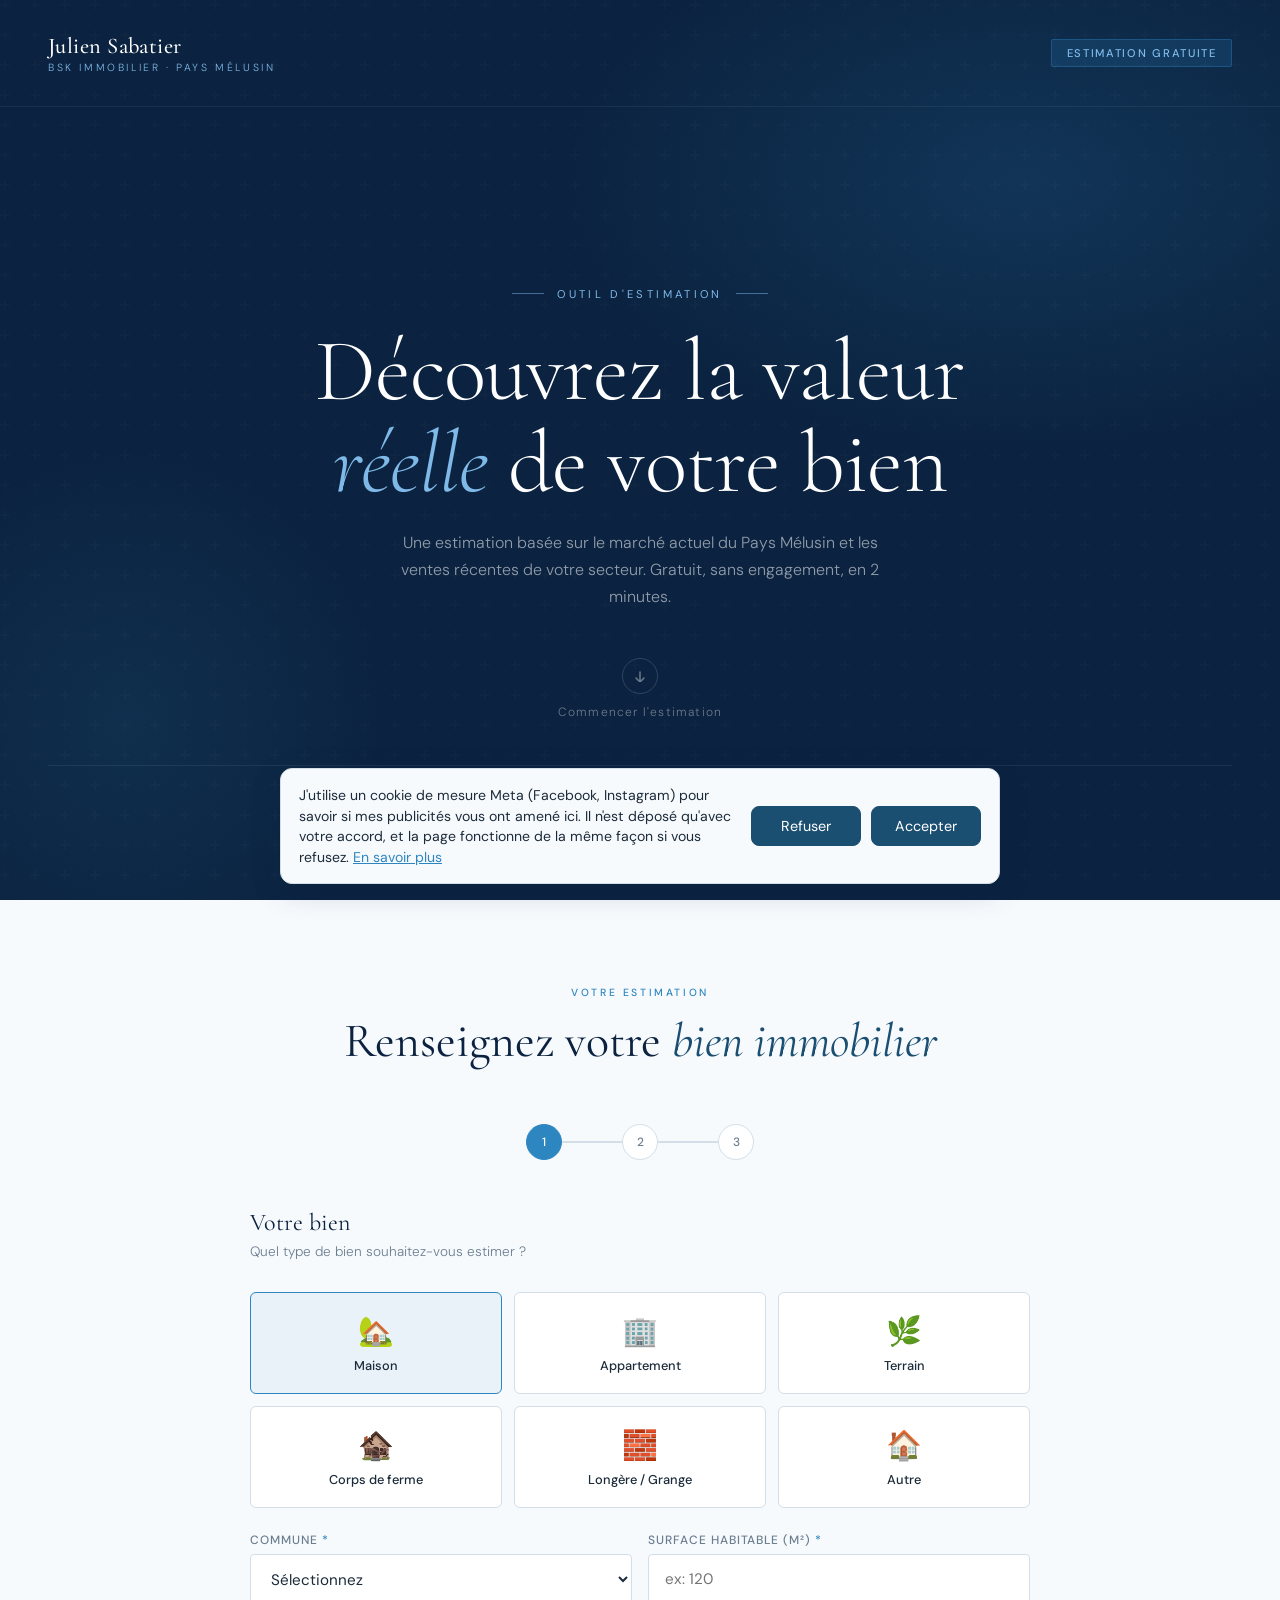
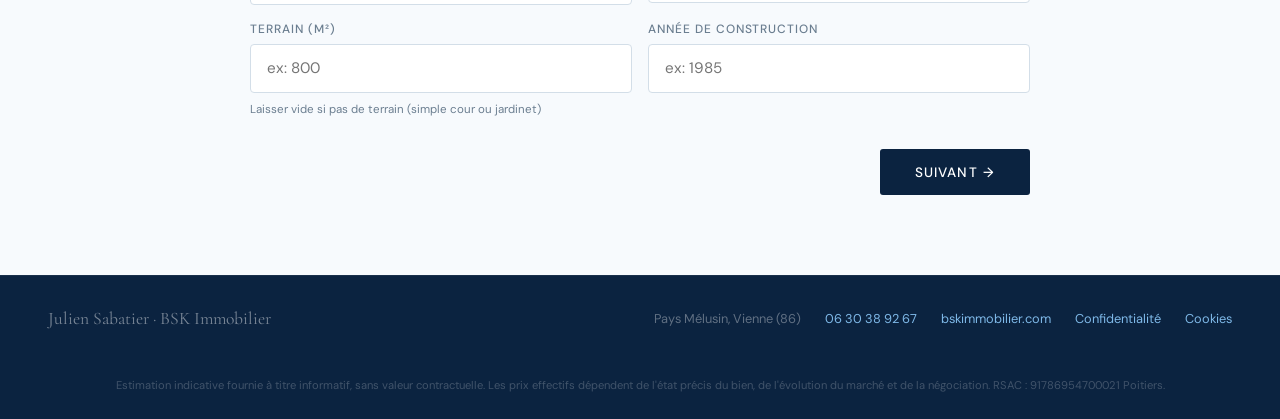
<file: index.html>
<!DOCTYPE html>
<html lang="fr">
<head>
<meta charset="UTF-8">
<meta name="viewport" content="width=device-width, initial-scale=1.0">
<title>Estimation gratuite | Julien Sabatier, BSK Immobilier</title>
<meta name="description" content="Estimation gratuite de votre bien dans le Pays Mélusin (Rouillé, Lusignan, Saint-Sauvant). 14 ans d'expérience locale.">
<link href="https://fonts.googleapis.com/css2?family=Cormorant+Garamond:ital,wght@0,300;0,400;0,500;0,600;1,300;1,400&family=DM+Sans:wght@300;400;500&display=swap" rel="stylesheet">
<link rel="stylesheet" href="style.css">
</head>
<body>

<!-- LOADING OVERLAY -->
<div class="loading-overlay" id="loading">
  <div class="loading-ring"></div>
  <div class="loading-text">Analyse en cours…</div>
  <div class="loading-steps">
    <div class="loading-step" id="ls1">Analyse des données du marché local</div>
    <div class="loading-step" id="ls2">Comparaison avec les ventes récentes</div>
    <div class="loading-step" id="ls3">Calcul de la fourchette de prix</div>
  </div>
</div>

<!-- HERO -->
<section class="hero">
  <div class="hero-texture"></div>
  <nav class="nav">
    <div class="logo">
      <div class="logo-name">Julien Sabatier</div>
      <div class="logo-sub">BSK Immobilier · Pays Mélusin</div>
    </div>
    <div class="nav-badge">Estimation gratuite</div>
  </nav>
  <div class="hero-content">
    <div class="hero-eyebrow">Outil d'estimation</div>
    <h1 class="hero-title">
      Découvrez la valeur<br>
      <em>réelle</em> de votre bien
    </h1>
    <p class="hero-desc">
      Une estimation basée sur le marché actuel du Pays Mélusin et les ventes récentes de votre secteur. Gratuit, sans engagement, en 2 minutes.
    </p>
    <div class="scroll-cta" id="start-cta">
      <div class="scroll-arrow">
        <svg width="12" height="12" viewBox="0 0 12 12" fill="none">
          <path d="M6 2v8M2 8l4 4 4-4" stroke="currentColor" stroke-width="1.5" stroke-linecap="round"/>
        </svg>
      </div>
      Commencer l'estimation
    </div>
  </div>
  <div class="hero-stats">
    <div class="stat">
      <div class="stat-num">14 ans</div>
      <div class="stat-label">d'expérience locale</div>
    </div>
    <div class="stat">
      <div class="stat-num">Pays Mélusin</div>
      <div class="stat-label">secteur couvert</div>
    </div>
    <div class="stat">
      <div class="stat-num">100%</div>
      <div class="stat-label">gratuit et sans engagement</div>
    </div>
  </div>
</section>

<!-- FORM SECTION -->
<section class="form-section" id="form-section">
  <div class="form-container">
    <div class="section-header">
      <span class="section-tag">Votre estimation</span>
      <h2 class="section-title">Renseignez votre <em>bien immobilier</em></h2>
    </div>

    <div class="steps-indicator">
      <div class="step-dot active" id="dot-1"><span>1</span></div>
      <div class="step-line" id="line-1"></div>
      <div class="step-dot" id="dot-2"><span>2</span></div>
      <div class="step-line" id="line-2"></div>
      <div class="step-dot" id="dot-3"><span>3</span></div>
    </div>

    <div class="error-msg" id="error-msg">Veuillez remplir tous les champs obligatoires.</div>

    <!-- ETAPE 1 : type et localisation -->
    <div class="form-step active" id="step-1">
      <div class="step-title">Votre bien</div>
      <p class="step-desc">Quel type de bien souhaitez-vous estimer ?</p>

      <div class="type-grid">
        <div class="type-card selected" data-type="Maison">
          <div class="type-icon">🏡</div>
          <div class="type-label">Maison</div>
        </div>
        <div class="type-card" data-type="Appartement">
          <div class="type-icon">🏢</div>
          <div class="type-label">Appartement</div>
        </div>
        <div class="type-card" data-type="Terrain">
          <div class="type-icon">🌿</div>
          <div class="type-label">Terrain</div>
        </div>
        <div class="type-card" data-type="Corps de ferme">
          <div class="type-icon">🏚️</div>
          <div class="type-label">Corps de ferme</div>
        </div>
        <div class="type-card" data-type="Longère">
          <div class="type-icon">🧱</div>
          <div class="type-label">Longère / Grange</div>
        </div>
        <div class="type-card" data-type="Autre">
          <div class="type-icon">🏠</div>
          <div class="type-label">Autre</div>
        </div>
      </div>

      <div class="form-grid">
        <div class="field">
          <label for="commune">Commune <span class="required">*</span></label>
          <select id="commune">
            <option value="">Sélectionnez</option>
            <option>Rouillé</option>
            <option>Lusignan</option>
            <option>Saint-Sauvant</option>
            <option>Benassay</option>
            <option>Celle-Lévescault</option>
            <option>Chaunay</option>
            <option>Cloué</option>
            <option>Couhé</option>
            <option>Coulombiers</option>
            <option>Curzay-sur-Vonne</option>
            <option>Jazeneuil</option>
            <option>Ménigoute</option>
            <option>Pamproux</option>
            <option>Sanxay</option>
            <option>Savigné</option>
            <option>Autre commune du secteur</option>
          </select>
        </div>
        <div class="field" id="field-surface">
          <label for="surface">Surface habitable (m²) <span class="required">*</span></label>
          <input type="number" id="surface" placeholder="ex: 120" min="10" max="1000">
        </div>
      </div>

      <div class="form-grid">
        <div class="field">
          <label for="terrain"><span id="terrain-label">Terrain (m²)</span> <span class="required" id="terrain-required" hidden>*</span></label>
          <input type="number" id="terrain" placeholder="ex: 800">
          <span class="field-note" id="terrain-note">Laisser vide si pas de terrain (simple cour ou jardinet)</span>
        </div>
        <div class="field" id="field-annee">
          <label for="annee">Année de construction</label>
          <input type="number" id="annee" placeholder="ex: 1985" min="1800" max="2026">
        </div>
      </div>

      <div class="btn-row">
        <button type="button" class="btn-next" data-next="1">Suivant →</button>
      </div>
    </div>

    <!-- ETAPE 2 : caracteristiques -->
    <div class="form-step" id="step-2">
      <div class="step-title">Caractéristiques</div>
      <p class="step-desc" id="step2-desc">Décrivez l'état et les équipements de votre bien.</p>

      <!-- Bloc affiché uniquement pour un terrain -->
      <div id="bloc-terrain" hidden>
        <div class="field" style="margin-bottom:1.2rem;">
          <label>Situation du terrain <span class="required">*</span></label>
        </div>
        <div class="etat-grid">
          <div class="etat-card" data-etat="Terrain constructible et viabilisé">Constructible et viabilisé</div>
          <div class="etat-card" data-etat="Terrain constructible à viabiliser">Constructible, à viabiliser</div>
          <div class="etat-card" data-etat="Terrain non constructible">Non constructible</div>
          <div class="etat-card" data-etat="Terrain, constructibilité à vérifier">Je ne sais pas</div>
        </div>
      </div>

      <!-- Bloc affiché pour tous les biens bâtis -->
      <div id="bloc-habitable">
      <div class="field" style="margin-bottom:1.2rem;">
        <label>État général du bien <span class="required">*</span></label>
      </div>
      <div class="etat-grid">
        <div class="etat-card" data-etat="À rénover entièrement">À rénover</div>
        <div class="etat-card" data-etat="Travaux à prévoir">Travaux à prévoir</div>
        <div class="etat-card" data-etat="Bon état général">Bon état</div>
        <div class="etat-card" data-etat="Très bon état / récent">Très bon état</div>
      </div>

      <div class="form-grid">
        <div class="field">
          <label for="pieces">Nombre de pièces <span class="required">*</span></label>
          <select id="pieces">
            <option value="">Sélectionnez</option>
            <option>1 pièce (studio)</option>
            <option>2 pièces</option>
            <option>3 pièces</option>
            <option>4 pièces</option>
            <option>5 pièces</option>
            <option>6 pièces</option>
            <option>7 pièces et +</option>
          </select>
        </div>
        <div class="field">
          <label for="chambres">Nombre de chambres</label>
          <select id="chambres">
            <option value="">Sélectionnez</option>
            <option>1 chambre</option>
            <option>2 chambres</option>
            <option>3 chambres</option>
            <option>4 chambres</option>
            <option>5 chambres et +</option>
          </select>
        </div>
      </div>

      <div class="form-grid">
        <div class="field">
          <label for="sdb">Salle(s) de bain / d'eau</label>
          <select id="sdb">
            <option value="">Sélectionnez</option>
            <option>1</option>
            <option>2</option>
            <option>3 et +</option>
          </select>
        </div>
        <div class="field">
          <label for="chauffage">Type de chauffage</label>
          <select id="chauffage">
            <option value="">Non précisé</option>
            <option>Électrique</option>
            <option>Gaz de ville</option>
            <option>Fioul</option>
            <option>Bois / Poêle</option>
            <option>Pompe à chaleur</option>
            <option>Géothermie</option>
            <option>Autre</option>
          </select>
        </div>
      </div>

      <div class="form-grid">
        <div class="field">
          <label for="dpe">DPE (diagnostic énergétique)</label>
          <select id="dpe">
            <option value="">Non connu / Non réalisé</option>
            <option>A (très performant)</option>
            <option>B</option>
            <option>C</option>
            <option>D</option>
            <option>E</option>
            <option>F (passoire thermique)</option>
            <option>G (passoire thermique)</option>
          </select>
        </div>
        <div class="field">
          <label for="garage">Garage / parking</label>
          <select id="garage">
            <option value="Non">Non</option>
            <option value="1 garage">1 garage</option>
            <option value="2 garages">2 garages</option>
            <option value="Parking extérieur">Parking extérieur</option>
          </select>
        </div>
      </div>
      </div>
      <!-- fin bloc-habitable -->

      <div class="form-grid">
        <div class="field">
          <label for="exposition">Exposition</label>
          <select id="exposition">
            <option value="">Non précisée</option>
            <option>Sud</option>
            <option>Sud-Est</option>
            <option>Sud-Ouest</option>
            <option>Est</option>
            <option>Ouest</option>
            <option>Nord</option>
          </select>
        </div>
        <div class="field">
          <label for="environnement">Environnement</label>
          <select id="environnement">
            <option value="">Non précisé</option>
            <option>Centre-bourg</option>
            <option>Lotissement calme</option>
            <option>Campagne isolée</option>
            <option>Proche axe passant</option>
            <option>Vue dégagée</option>
          </select>
        </div>
      </div>

      <hr class="divider">

      <div class="form-grid single">
        <div class="field">
          <label for="points_forts">Points forts / particularités de votre bien</label>
          <textarea id="points_forts" placeholder="Ex: piscine, dépendances, cuisine récente, proche gare, calme absolu…"></textarea>
        </div>
      </div>

      <div class="btn-row">
        <button type="button" class="btn-prev" data-prev="2">← Retour</button>
        <button type="button" class="btn-next" data-next="2">Suivant →</button>
      </div>
    </div>

    <!-- ETAPE 3 : contact -->
    <div class="form-step" id="step-3">
      <div class="step-title">Vos coordonnées</div>
      <p class="step-desc">Pour recevoir votre estimation détaillée et être recontacté par Julien.</p>

      <div class="form-grid">
        <div class="field">
          <label for="prenom">Prénom <span class="required">*</span></label>
          <input type="text" id="prenom" placeholder="Votre prénom" autocomplete="given-name">
        </div>
        <div class="field">
          <label for="nom">Nom <span class="required">*</span></label>
          <input type="text" id="nom" placeholder="Votre nom" autocomplete="family-name">
        </div>
      </div>

      <div class="form-grid">
        <div class="field">
          <label for="telephone">Téléphone <span class="required">*</span></label>
          <input type="tel" id="telephone" placeholder="06 XX XX XX XX" autocomplete="tel">
        </div>
        <div class="field">
          <label for="email">Email</label>
          <input type="email" id="email" placeholder="votre@email.fr" autocomplete="email">
        </div>
      </div>

      <div class="form-grid single">
        <div class="field">
          <label for="projet">Votre projet</label>
          <select id="projet">
            <option>Je souhaite vendre prochainement</option>
            <option>Je vends dans 6 à 12 mois</option>
            <option>Simple curiosité / estimation patrimoniale</option>
            <option>Autre</option>
          </select>
        </div>
      </div>

      <!-- Champ piege anti-spam : doit rester vide -->
      <input type="text" id="hp" class="hp-field" tabindex="-1" autocomplete="off" aria-hidden="true">

      <div class="consent-box" id="consent-box">
        <input type="checkbox" id="consent">
        <label for="consent">
          J'accepte que Julien Sabatier (BSK Immobilier) me recontacte au sujet de cette estimation et de mon projet immobilier, par téléphone, SMS ou email, en réponse à ma demande volontaire ci-dessus. <span class="required">*</span>
        </label>
      </div>
      <p class="consent-note">Cette case atteste que vous êtes à l'origine de la demande de contact. Vos données servent uniquement au suivi de votre projet. <a href="politique-confidentialite.html" target="_blank" rel="noopener">Politique de confidentialité</a></p>

      <div class="btn-row">
        <button type="button" class="btn-prev" data-prev="3">← Retour</button>
        <button type="button" class="btn-next gold-btn" id="submit-btn" disabled>Obtenir mon estimation ✦</button>
      </div>
    </div>
  </div>
</section>

<!-- RESULTAT -->
<section class="result-section" id="result-section">
  <div class="result-container">
    <div class="result-header">
      <span class="result-tag">Votre estimation personnalisée</span>
      <h2 class="result-title">Votre bien, <em>analysé</em></h2>
    </div>

    <div class="result-card">
      <div class="price-range-display">
        <div class="price-label">Fourchette de valeur estimée</div>
        <div class="price-range" id="price-display">0 €</div>
        <div class="price-sub" id="price-sub">Basé sur les ventes récentes du Pays Mélusin</div>
      </div>

      <div class="result-factors" id="result-factors"></div>

      <div class="result-analysis">
        <div class="analysis-title">✦ Analyse du marché local</div>
        <div class="analysis-text" id="analysis-text"></div>
      </div>
    </div>

    <div class="cta-block">
      <h3 class="cta-title">Affinez votre estimation</h3>
      <p class="cta-text">Cette estimation est indicative. Votre demande a été transmise à Julien, qui vous recontactera pour un avis de valeur gratuit à domicile, avec un dossier complet de comparaison.</p>
      <div class="cta-btns">
        <a class="cta-primary" href="tel:+33630389267">📞 Appeler Julien</a>
        <a class="cta-secondary" href="https://bskimmobilier.com/julien-sabatier-7852" target="_blank" rel="noopener">Voir mes biens vendus</a>
      </div>
    </div>
  </div>
</section>

<footer>
  <div class="footer-brand">Julien Sabatier · BSK Immobilier</div>
  <div class="footer-contact">
    <span>Pays Mélusin, Vienne (86)</span>
    <a href="tel:+33630389267">06 30 38 92 67</a>
    <a href="https://bskimmobilier.com/julien-sabatier-7852" target="_blank" rel="noopener">bskimmobilier.com</a>
    <a href="politique-confidentialite.html">Confidentialité</a>
    <a href="#" onclick="if (window.bskGererCookies) window.bskGererCookies(); return false;">Cookies</a>
  </div>
</footer>
<div class="disclaimer">Estimation indicative fournie à titre informatif, sans valeur contractuelle. Les prix effectifs dépendent de l'état précis du bien, de l'évolution du marché et de la négociation. RSAC : 91786954700021 Poitiers.</div>

<script src="pixel.js" defer></script>
<script src="script.js" defer></script>
</body>
</html>
</file>
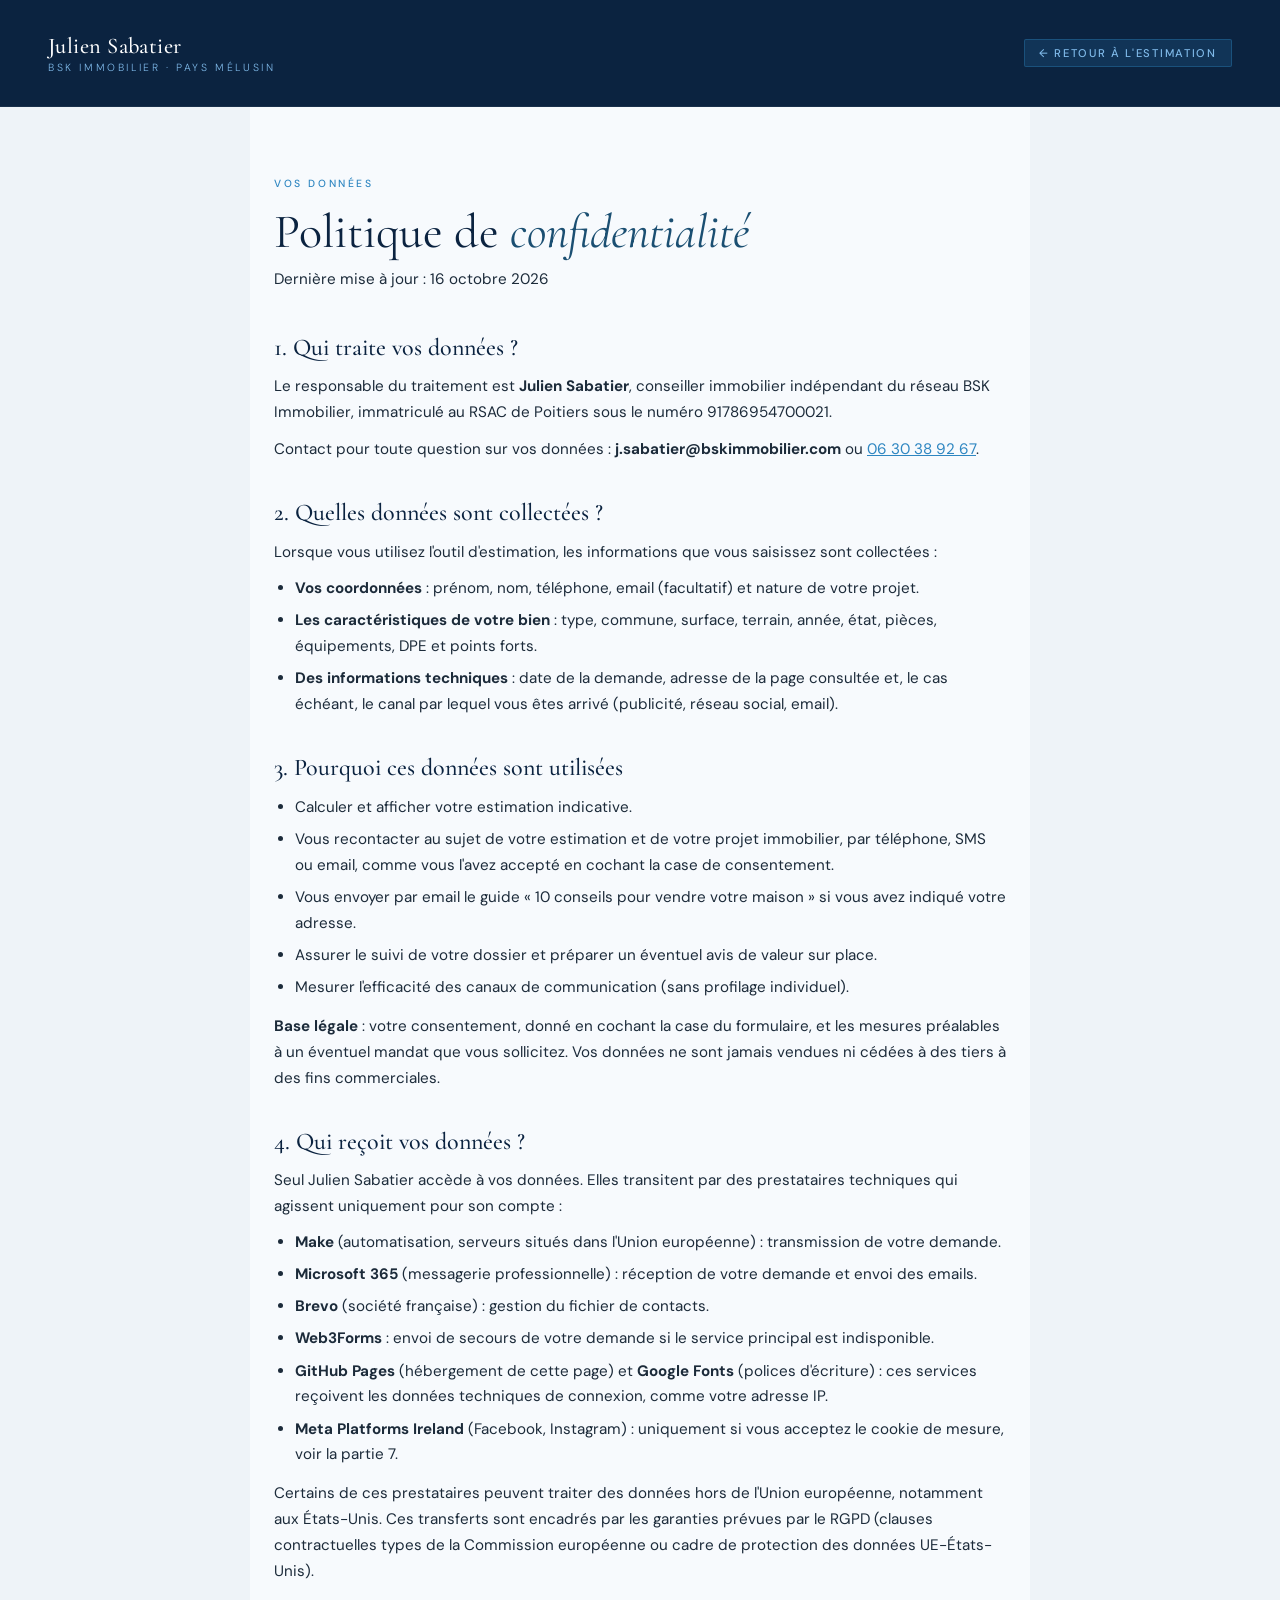
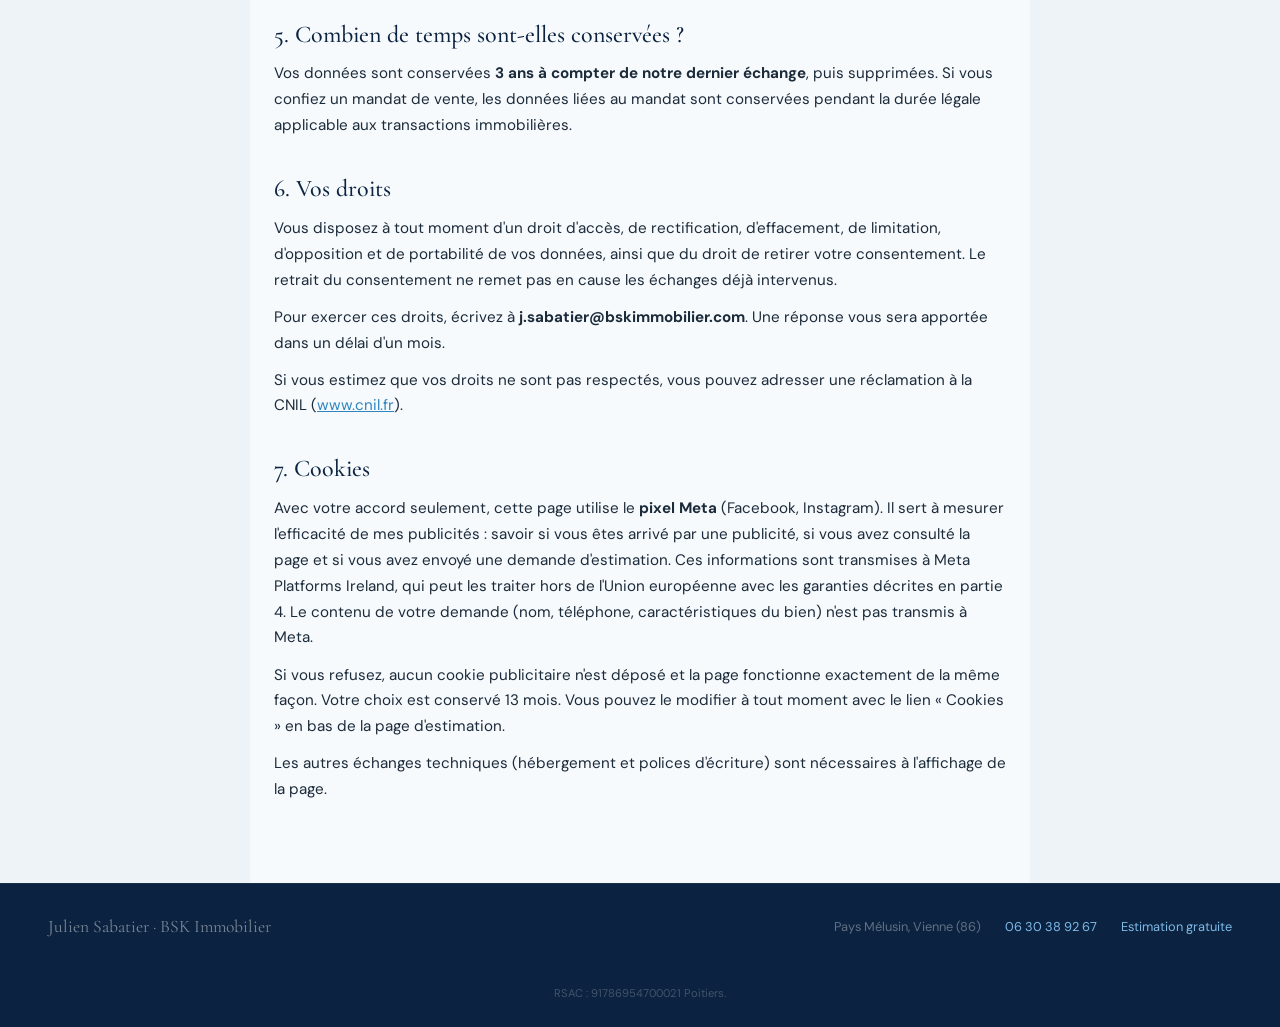
<file: politique-confidentialite.html>
<!DOCTYPE html>
<html lang="fr">
<head>
<meta charset="UTF-8">
<meta name="viewport" content="width=device-width, initial-scale=1.0">
<title>Politique de confidentialité | Julien Sabatier, BSK Immobilier</title>
<meta name="robots" content="noindex">
<link href="https://fonts.googleapis.com/css2?family=Cormorant+Garamond:ital,wght@0,300;0,400;0,500;1,400&family=DM+Sans:wght@300;400;500&display=swap" rel="stylesheet">
<link rel="stylesheet" href="style.css">
</head>
<body>

<header class="legal-hero">
  <nav class="nav">
    <a class="logo" href="index.html">
      <div class="logo-name">Julien Sabatier</div>
      <div class="logo-sub">BSK Immobilier · Pays Mélusin</div>
    </a>
    <a class="nav-badge" href="index.html">← Retour à l'estimation</a>
  </nav>
</header>

<main class="legal-page">
  <span class="section-tag">Vos données</span>
  <h1 class="section-title">Politique de <em>confidentialité</em></h1>
  <p class="legal-date">Dernière mise à jour : 16 octobre 2026</p>

  <h2>1. Qui traite vos données ?</h2>
  <p>Le responsable du traitement est <b>Julien Sabatier</b>, conseiller immobilier indépendant du réseau BSK Immobilier, immatriculé au RSAC de Poitiers sous le numéro 91786954700021.</p>
  <p>Contact pour toute question sur vos données : <b>j.sabatier@bskimmobilier.com</b> ou <a href="tel:+33630389267">06 30 38 92 67</a>.</p>

  <h2>2. Quelles données sont collectées ?</h2>
  <p>Lorsque vous utilisez l'outil d'estimation, les informations que vous saisissez sont collectées :</p>
  <ul>
    <li><b>Vos coordonnées</b> : prénom, nom, téléphone, email (facultatif) et nature de votre projet.</li>
    <li><b>Les caractéristiques de votre bien</b> : type, commune, surface, terrain, année, état, pièces, équipements, DPE et points forts.</li>
    <li><b>Des informations techniques</b> : date de la demande, adresse de la page consultée et, le cas échéant, le canal par lequel vous êtes arrivé (publicité, réseau social, email).</li>
  </ul>

  <h2>3. Pourquoi ces données sont utilisées</h2>
  <ul>
    <li>Calculer et afficher votre estimation indicative.</li>
    <li>Vous recontacter au sujet de votre estimation et de votre projet immobilier, par téléphone, SMS ou email, comme vous l'avez accepté en cochant la case de consentement.</li>
    <li>Vous envoyer par email le guide « 10 conseils pour vendre votre maison » si vous avez indiqué votre adresse.</li>
    <li>Assurer le suivi de votre dossier et préparer un éventuel avis de valeur sur place.</li>
    <li>Mesurer l'efficacité des canaux de communication (sans profilage individuel).</li>
  </ul>
  <p><b>Base légale</b> : votre consentement, donné en cochant la case du formulaire, et les mesures préalables à un éventuel mandat que vous sollicitez. Vos données ne sont jamais vendues ni cédées à des tiers à des fins commerciales.</p>

  <h2>4. Qui reçoit vos données ?</h2>
  <p>Seul Julien Sabatier accède à vos données. Elles transitent par des prestataires techniques qui agissent uniquement pour son compte :</p>
  <ul>
    <li><b>Make</b> (automatisation, serveurs situés dans l'Union européenne) : transmission de votre demande.</li>
    <li><b>Microsoft 365</b> (messagerie professionnelle) : réception de votre demande et envoi des emails.</li>
    <li><b>Brevo</b> (société française) : gestion du fichier de contacts.</li>
    <li><b>Web3Forms</b> : envoi de secours de votre demande si le service principal est indisponible.</li>
    <li><b>GitHub Pages</b> (hébergement de cette page) et <b>Google Fonts</b> (polices d'écriture) : ces services reçoivent les données techniques de connexion, comme votre adresse IP.</li>
    <li><b>Meta Platforms Ireland</b> (Facebook, Instagram) : uniquement si vous acceptez le cookie de mesure, voir la partie 7.</li>
  </ul>
  <p>Certains de ces prestataires peuvent traiter des données hors de l'Union européenne, notamment aux États-Unis. Ces transferts sont encadrés par les garanties prévues par le RGPD (clauses contractuelles types de la Commission européenne ou cadre de protection des données UE-États-Unis).</p>

  <h2>5. Combien de temps sont-elles conservées ?</h2>
  <p>Vos données sont conservées <b>3 ans à compter de notre dernier échange</b>, puis supprimées. Si vous confiez un mandat de vente, les données liées au mandat sont conservées pendant la durée légale applicable aux transactions immobilières.</p>

  <h2>6. Vos droits</h2>
  <p>Vous disposez à tout moment d'un droit d'accès, de rectification, d'effacement, de limitation, d'opposition et de portabilité de vos données, ainsi que du droit de retirer votre consentement. Le retrait du consentement ne remet pas en cause les échanges déjà intervenus.</p>
  <p>Pour exercer ces droits, écrivez à <b>j.sabatier@bskimmobilier.com</b>. Une réponse vous sera apportée dans un délai d'un mois.</p>
  <p>Si vous estimez que vos droits ne sont pas respectés, vous pouvez adresser une réclamation à la CNIL (<a href="https://www.cnil.fr" target="_blank" rel="noopener">www.cnil.fr</a>).</p>

  <h2>7. Cookies</h2>
  <p>Avec votre accord seulement, cette page utilise le <b>pixel Meta</b> (Facebook, Instagram). Il sert à mesurer l'efficacité de mes publicités : savoir si vous êtes arrivé par une publicité, si vous avez consulté la page et si vous avez envoyé une demande d'estimation. Ces informations sont transmises à Meta Platforms Ireland, qui peut les traiter hors de l'Union européenne avec les garanties décrites en partie 4. Le contenu de votre demande (nom, téléphone, caractéristiques du bien) n'est pas transmis à Meta.</p>
  <p>Si vous refusez, aucun cookie publicitaire n'est déposé et la page fonctionne exactement de la même façon. Votre choix est conservé 13 mois. Vous pouvez le modifier à tout moment avec le lien « Cookies » en bas de la page d'estimation.</p>
  <p>Les autres échanges techniques (hébergement et polices d'écriture) sont nécessaires à l'affichage de la page.</p>
</main>

<footer>
  <div class="footer-brand">Julien Sabatier · BSK Immobilier</div>
  <div class="footer-contact">
    <span>Pays Mélusin, Vienne (86)</span>
    <a href="tel:+33630389267">06 30 38 92 67</a>
    <a href="index.html">Estimation gratuite</a>
  </div>
</footer>
<div class="disclaimer">RSAC : 91786954700021 Poitiers.</div>

</body>
</html>
</file>
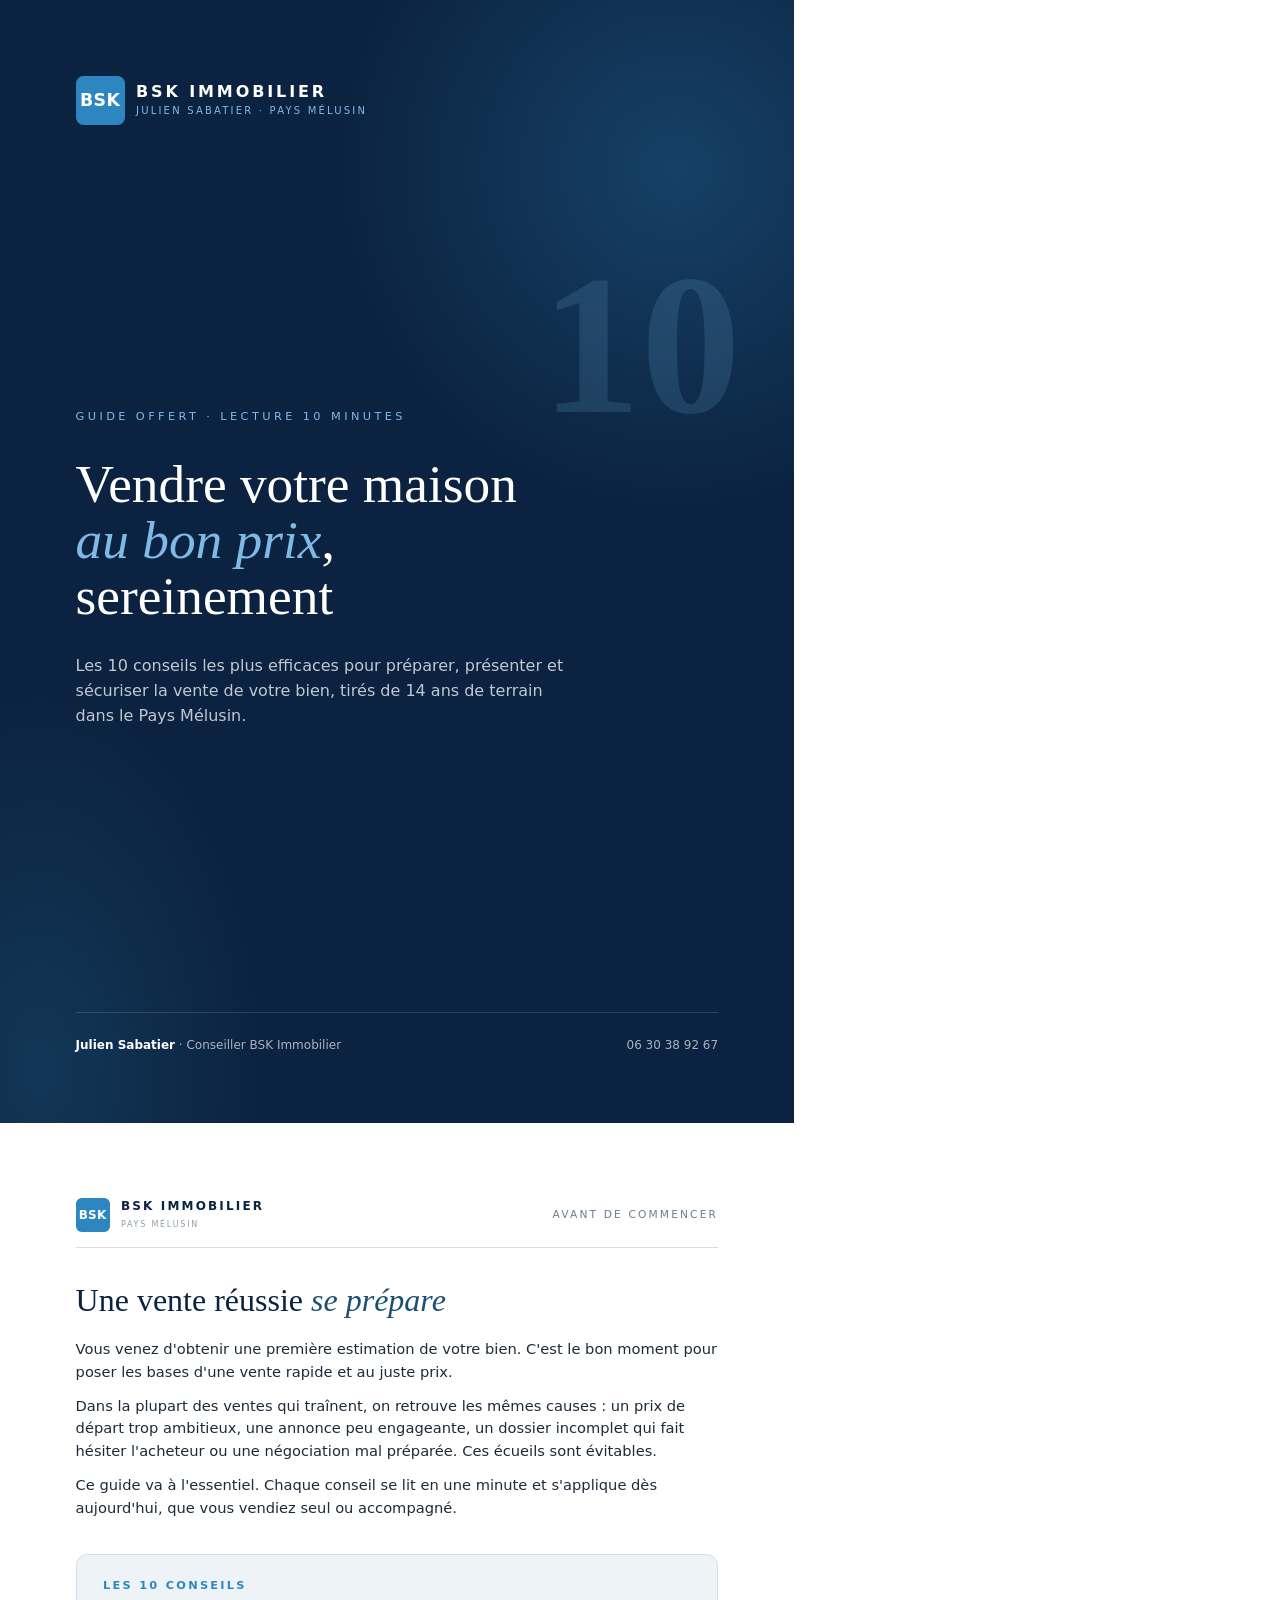
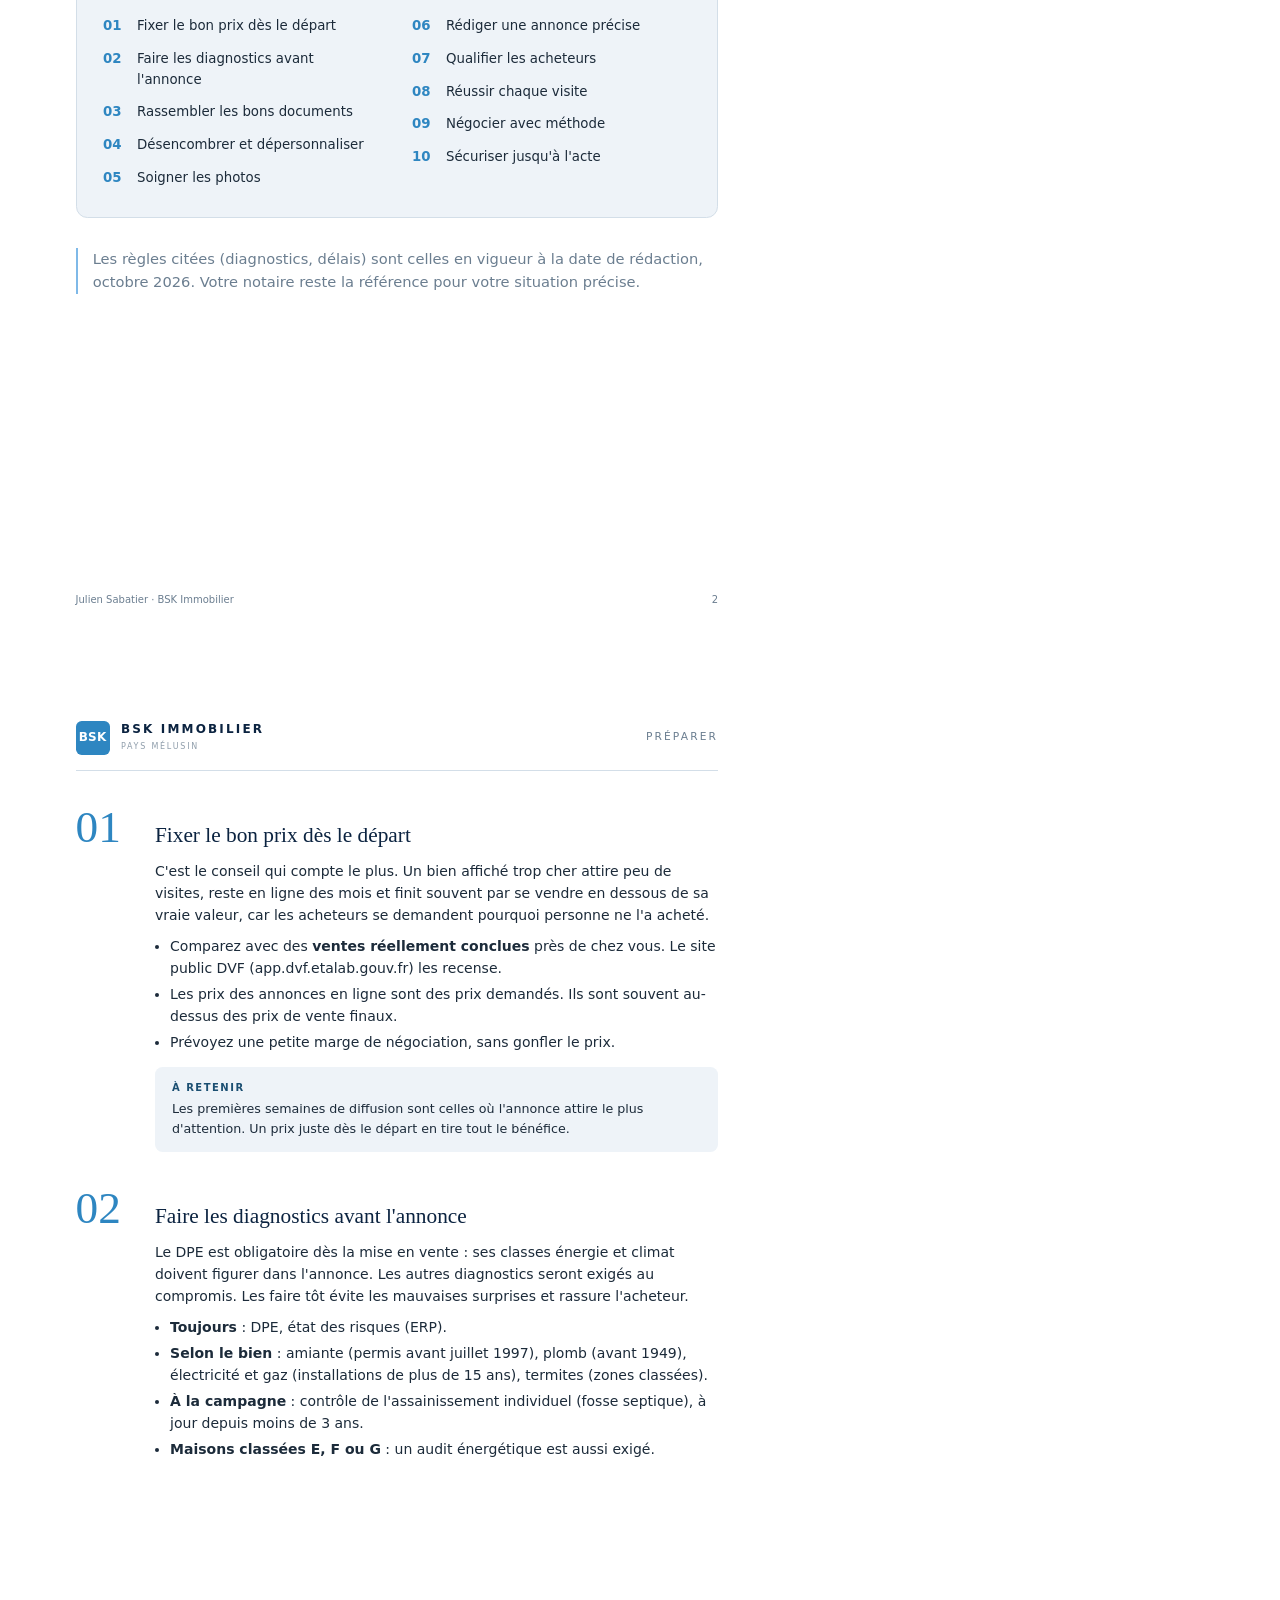
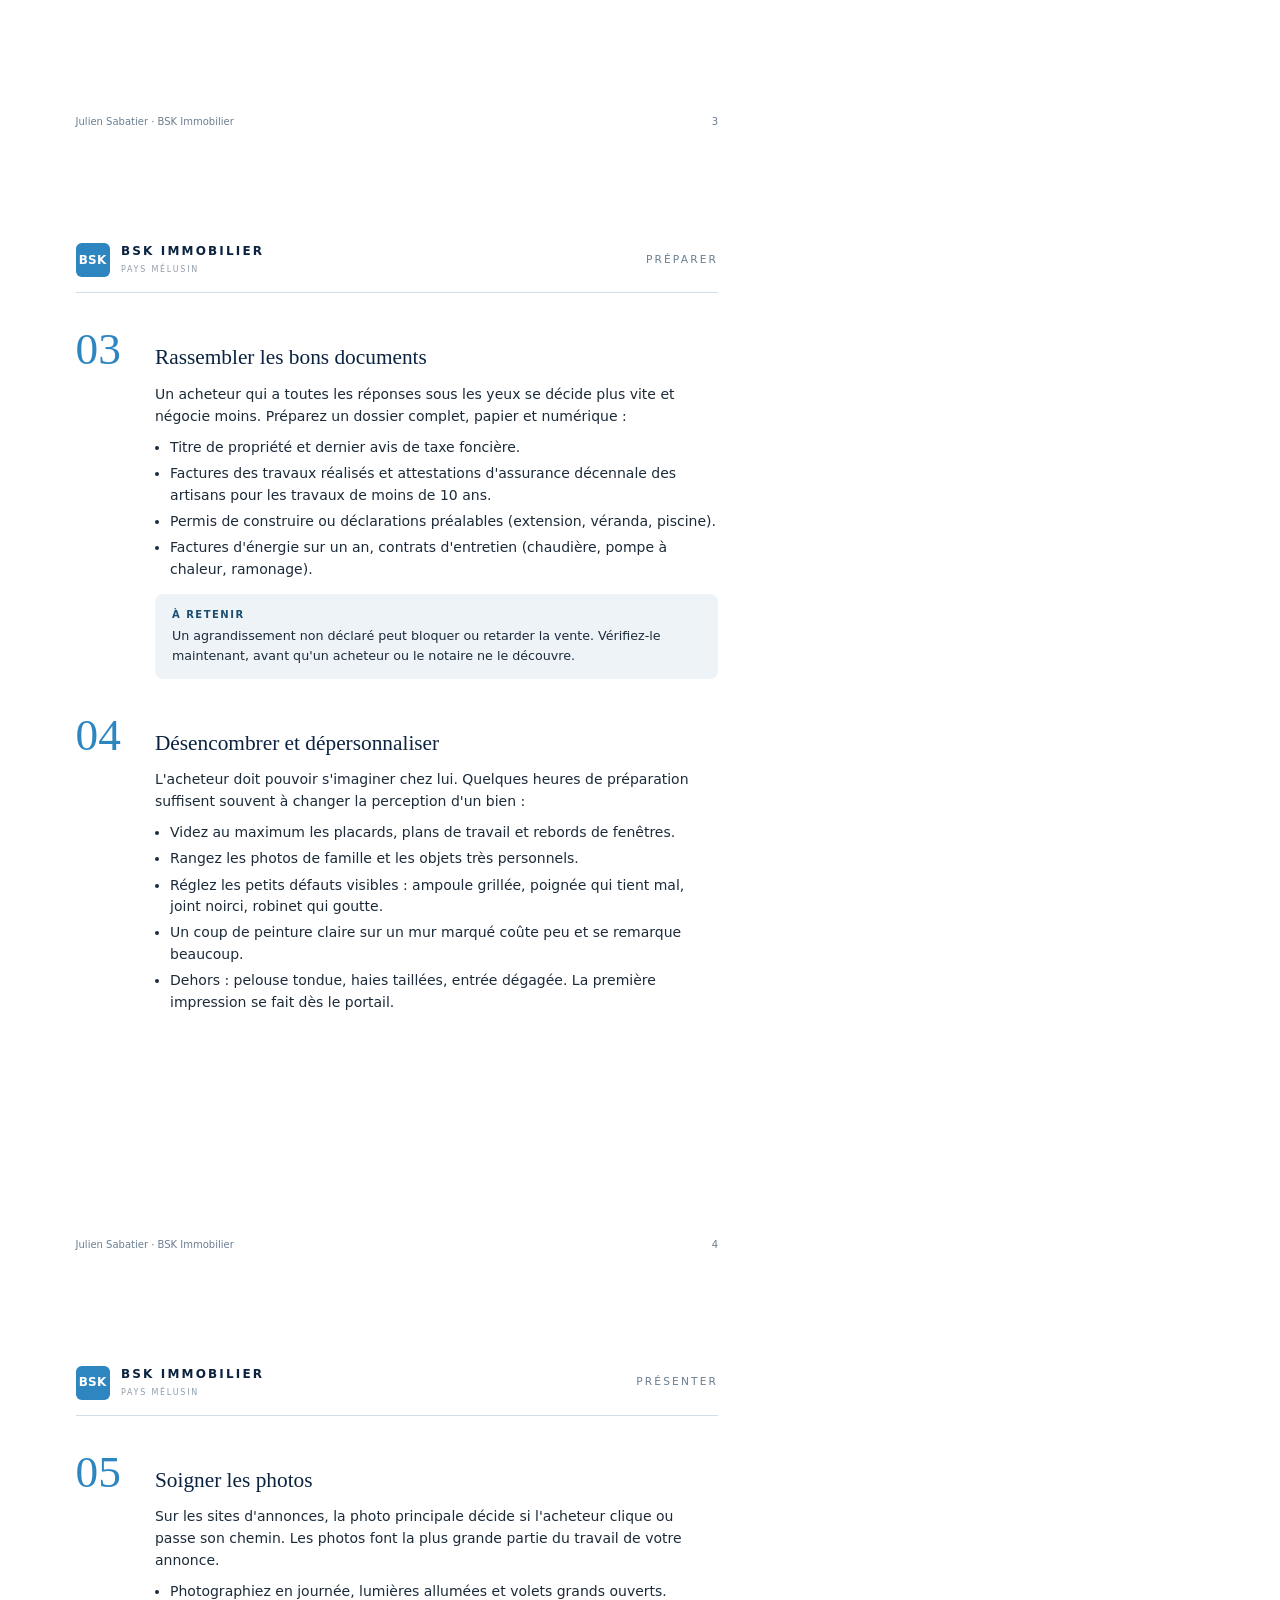
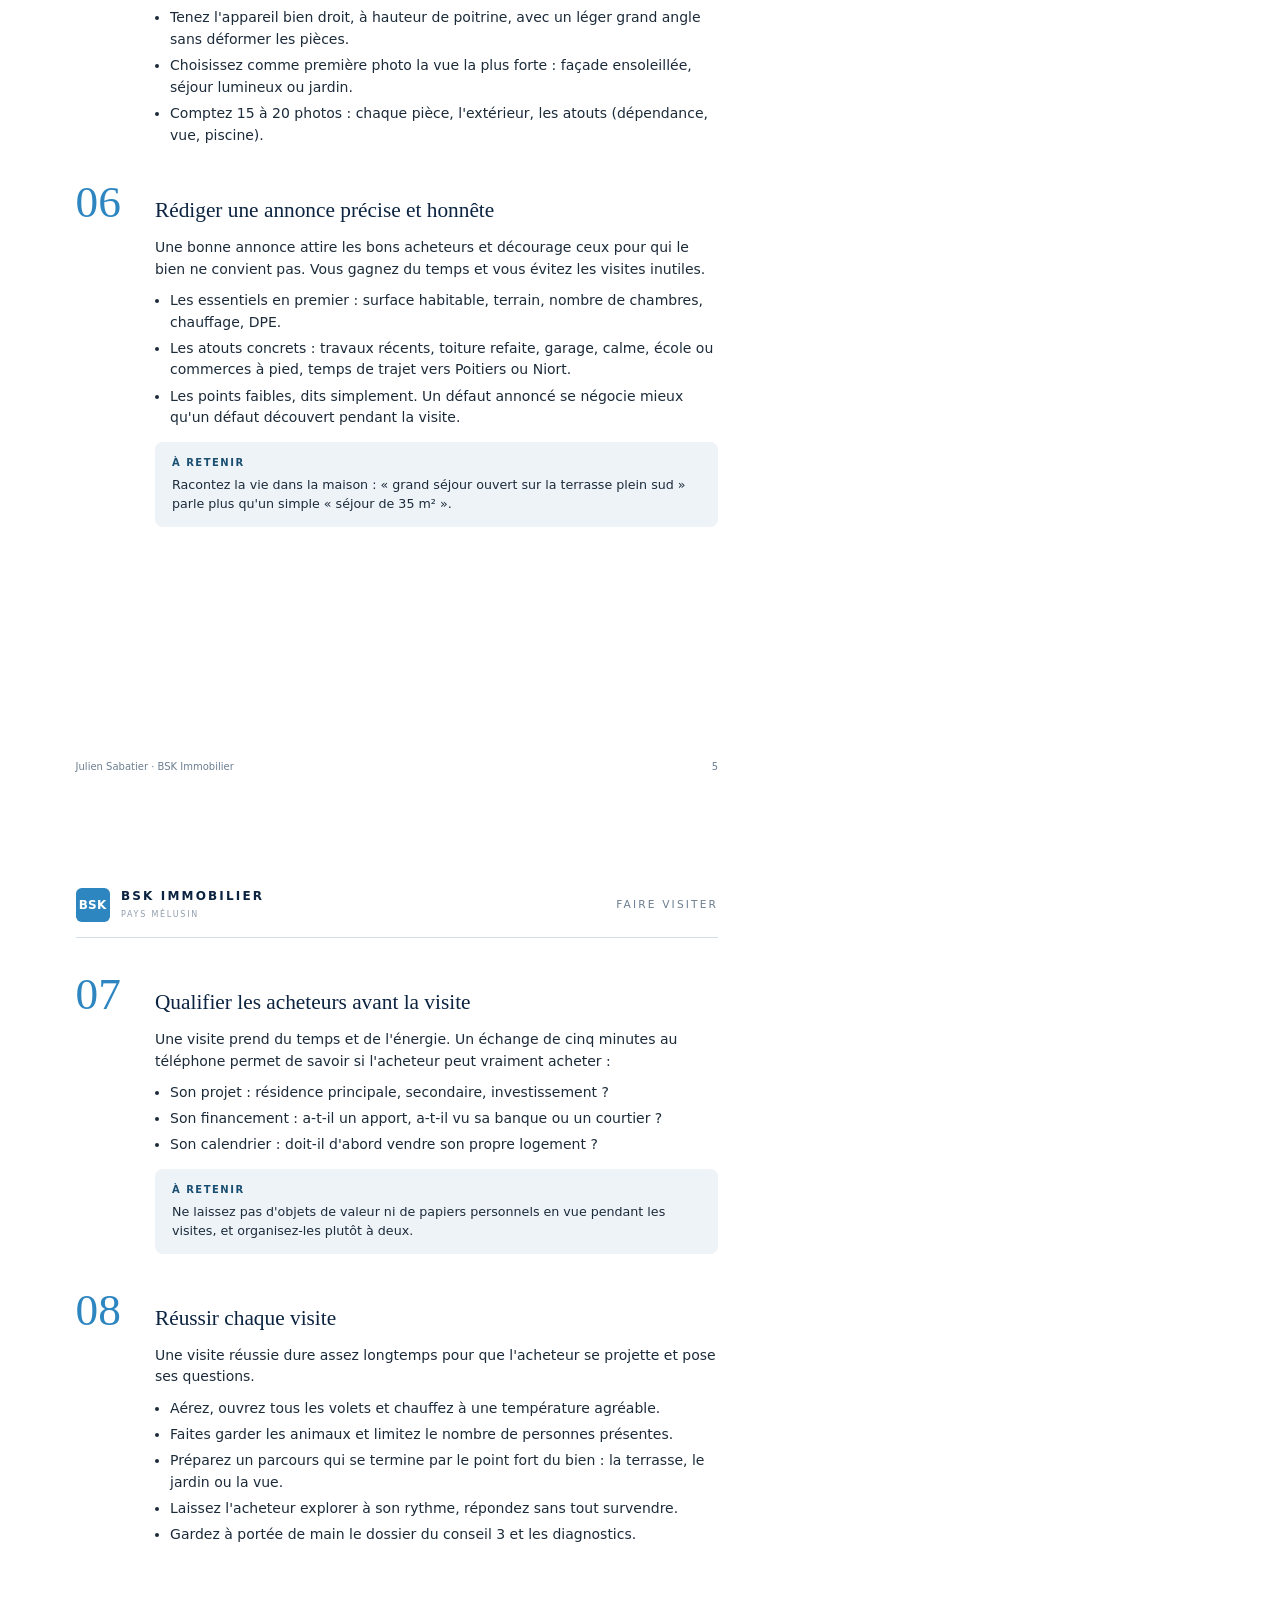
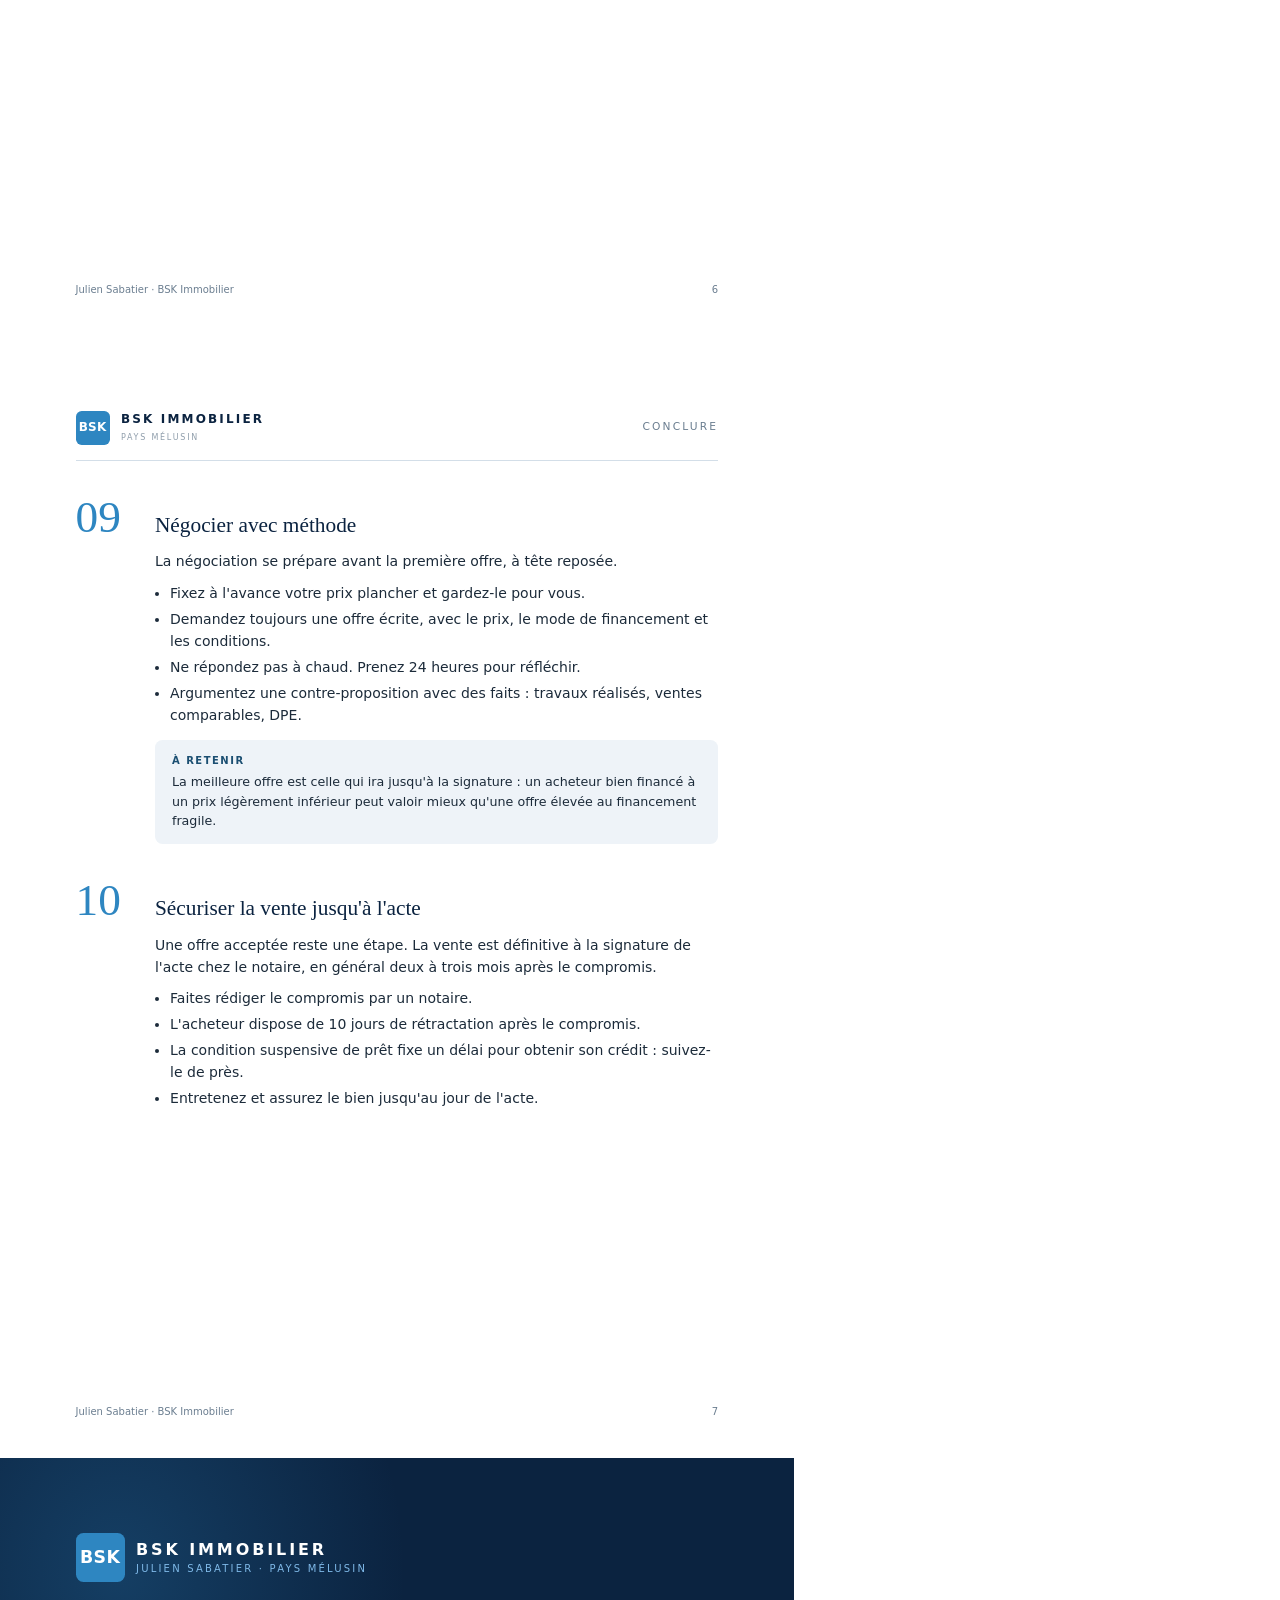
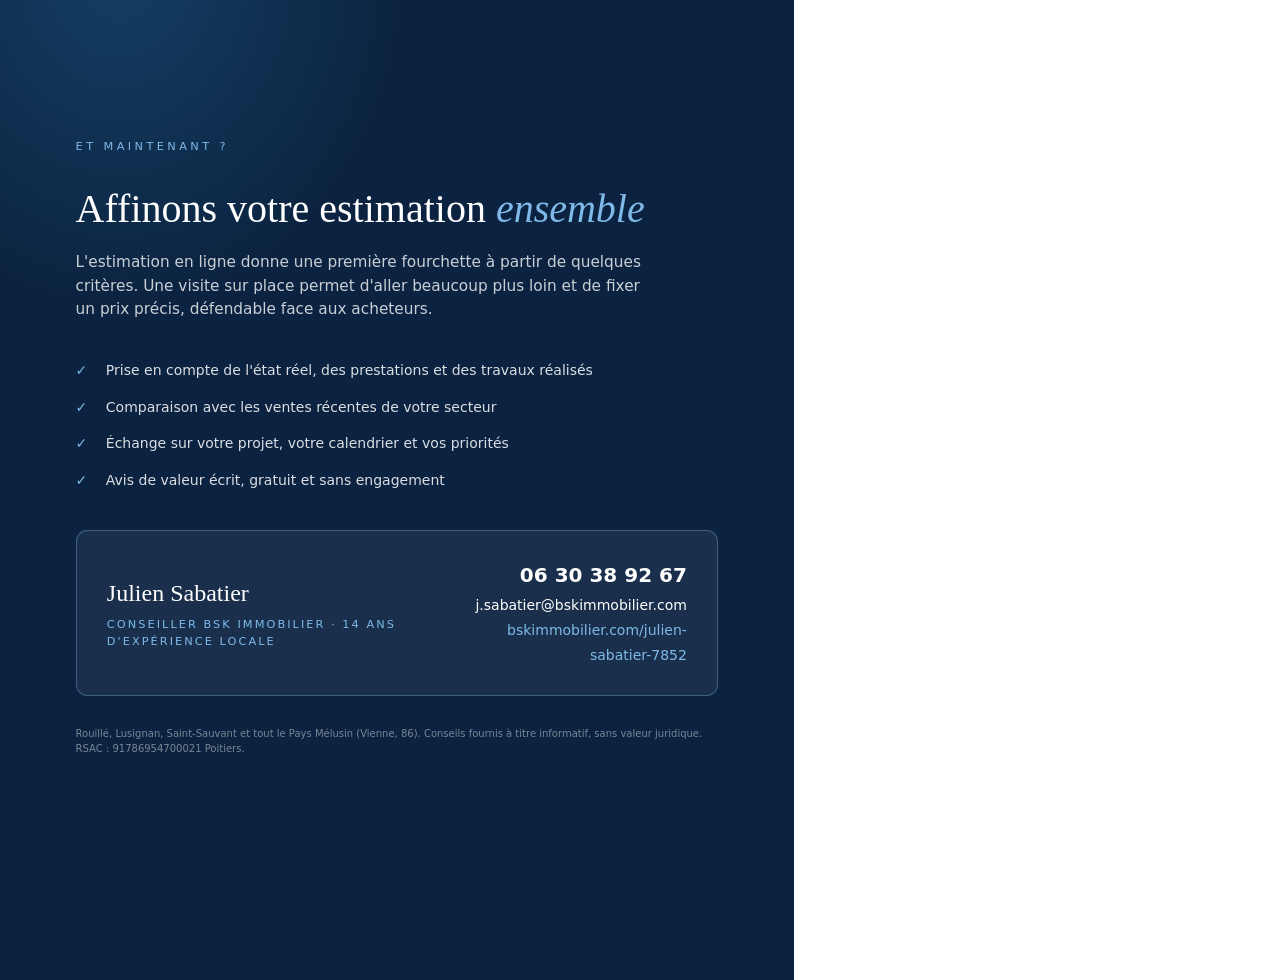
<file: ebook/ebook.html>
<!DOCTYPE html>
<html lang="fr">
<head>
<meta charset="UTF-8">
<title>10 conseils pour vendre votre maison · Julien Sabatier, BSK Immobilier</title>
<style>
  @page { size: A4; margin: 0; }
  * { box-sizing: border-box; margin: 0; padding: 0; }
  :root {
    --dark: #0B2340; --brown: #1B4F72; --gold: #2E86C1; --gold-light: #7FB9E8;
    --cream: #EEF3F8; --text: #1C2B3A; --muted: #6B7E90; --border: #D3DEE8;
  }
  body { font-family: 'Inter', 'DejaVu Sans', sans-serif; color: var(--text); font-size: 10.5pt; line-height: 1.55; background: #fff; }
  .serif { font-family: 'Caladea', 'Bitstream Charter', Georgia, serif; }

  .page { width: 210mm; height: 297mm; padding: 20mm 20mm 18mm; position: relative; overflow: hidden; page-break-after: always; }
  .page:last-child { page-break-after: auto; }

  /* Logo texte BSK */
  .logo { display: inline-flex; align-items: center; gap: 3mm; }
  .logo-mark { width: 13mm; height: 13mm; border-radius: 2mm; background: var(--gold); color: #fff; display: flex; align-items: center; justify-content: center; font-weight: 800; font-size: 13pt; letter-spacing: 0.02em; }
  .logo-text { line-height: 1.15; }
  .logo-text b { display: block; font-size: 12pt; letter-spacing: 0.18em; font-weight: 700; }
  .logo-text span { font-size: 7.5pt; letter-spacing: 0.22em; text-transform: uppercase; opacity: 0.75; }

  /* COUVERTURE */
  .cover { background: var(--dark); color: #fff; display: flex; flex-direction: column; }
  .cover::before { content: ''; position: absolute; inset: 0;
    background: radial-gradient(ellipse 70% 50% at 85% 15%, rgba(46,134,193,0.30) 0%, transparent 60%),
                radial-gradient(ellipse 50% 60% at 5% 95%, rgba(27,79,114,0.45) 0%, transparent 55%); }
  .cover > * { position: relative; }
  .cover .logo-text b { color: #fff; }
  .cover .logo-text span { color: var(--gold-light); opacity: 1; }
  .cover-body { flex: 1; display: flex; flex-direction: column; justify-content: center; }
  .eyebrow { font-size: 8.5pt; letter-spacing: 0.3em; text-transform: uppercase; color: var(--gold-light); margin-bottom: 8mm; }
  .cover h1 { font-size: 40pt; line-height: 1.05; font-weight: 400; margin-bottom: 8mm; }
  .cover h1 em { color: var(--gold-light); font-style: italic; }
  .cover .lead { font-size: 12pt; color: rgba(255,255,255,0.75); max-width: 135mm; font-weight: 300; }
  .big-num { font-size: 150pt; line-height: 0.8; color: rgba(127,185,232,0.16); position: absolute; right: 14mm; top: 70mm; font-weight: 700; }
  .cover-foot { border-top: 1px solid rgba(255,255,255,0.15); padding-top: 6mm; display: flex; justify-content: space-between; font-size: 9pt; color: rgba(255,255,255,0.65); }
  .cover-foot b { color: #fff; font-weight: 600; }

  /* PAGES INTERIEURES */
  .head { display: flex; justify-content: space-between; align-items: center; border-bottom: 1px solid var(--border); padding-bottom: 4mm; margin-bottom: 9mm; }
  .head .logo-mark { width: 9mm; height: 9mm; font-size: 9pt; border-radius: 1.5mm; }
  .head .logo-text b { font-size: 9pt; color: var(--dark); }
  .head .logo-text span { font-size: 6pt; color: var(--muted); }
  .head .chap { font-size: 8pt; letter-spacing: 0.2em; text-transform: uppercase; color: var(--muted); }
  .foot { position: absolute; left: 20mm; right: 20mm; bottom: 10mm; display: flex; justify-content: space-between; font-size: 7.5pt; color: var(--muted); }

  h2 { font-size: 24pt; font-weight: 400; color: var(--dark); line-height: 1.15; margin-bottom: 5mm; }
  h2 em { color: var(--brown); font-style: italic; }
  p + p { margin-top: 3mm; }

  .intro p { font-size: 11pt; }
  .summary { margin-top: 9mm; border: 1px solid var(--border); border-radius: 3mm; padding: 6mm 7mm; background: var(--cream); }
  .summary h3 { font-size: 8.5pt; letter-spacing: 0.2em; text-transform: uppercase; color: var(--gold); margin-bottom: 4mm; }
  .summary ol { list-style: none; columns: 2; column-gap: 8mm; }
  .summary li { display: flex; gap: 3mm; padding: 1.6mm 0; break-inside: avoid; font-size: 10pt; }
  .summary li b { color: var(--gold); min-width: 6mm; }
  .note { margin-top: 8mm; font-size: 9pt; color: var(--muted); border-left: 2px solid var(--gold-light); padding-left: 4mm; }

  .tip { margin-bottom: 9mm; break-inside: avoid; }
  .tip-top { display: flex; align-items: baseline; gap: 5mm; margin-bottom: 3mm; }
  .tip-num { font-size: 34pt; color: var(--gold); line-height: 1; min-width: 16mm; }
  .tip h3 { font-size: 16pt; font-weight: 400; color: var(--dark); line-height: 1.2; }
  .tip-body { padding-left: 21mm; }
  .tip ul { margin: 2.5mm 0 0 4mm; }
  .tip li { margin-bottom: 1.2mm; }
  .key { margin-top: 3.5mm; background: var(--cream); border-radius: 2mm; padding: 3.5mm 4.5mm; font-size: 9.5pt; }
  .key b { color: var(--brown); text-transform: uppercase; font-size: 7.5pt; letter-spacing: 0.15em; display: block; margin-bottom: 1mm; }

  /* PAGE CONTACT */
  .contact { background: var(--dark); color: #fff; display: flex; flex-direction: column; }
  .contact::before { content: ''; position: absolute; inset: 0;
    background: radial-gradient(ellipse 60% 50% at 15% 10%, rgba(46,134,193,0.28) 0%, transparent 60%); }
  .contact > * { position: relative; }
  .contact .logo-text b { color: #fff; }
  .contact .logo-text span { color: var(--gold-light); opacity: 1; }
  .contact-body { flex: 1; display: flex; flex-direction: column; justify-content: center; }
  .contact h2 { color: #fff; font-size: 30pt; }
  .contact h2 em { color: var(--gold-light); }
  .contact .lead { color: rgba(255,255,255,0.78); font-size: 11.5pt; max-width: 150mm; }
  .checks { margin: 8mm 0; list-style: none; }
  .checks li { padding: 2mm 0 2mm 8mm; position: relative; color: rgba(255,255,255,0.85); }
  .checks li::before { content: '✓'; position: absolute; left: 0; color: var(--gold-light); font-weight: 700; }
  .card { background: rgba(255,255,255,0.06); border: 1px solid rgba(127,185,232,0.35); border-radius: 3mm; padding: 7mm 8mm; display: flex; justify-content: space-between; align-items: center; gap: 6mm; }
  .card .name { font-size: 18pt; }
  .card .role { font-size: 8.5pt; letter-spacing: 0.18em; text-transform: uppercase; color: var(--gold-light); margin-top: 1mm; }
  .card .coords { text-align: right; font-size: 10.5pt; line-height: 1.8; }
  .card .coords b { font-size: 15pt; color: #fff; }
  .card a { color: var(--gold-light); text-decoration: none; }
  .legal { margin-top: 8mm; font-size: 7.5pt; color: rgba(255,255,255,0.45); line-height: 1.5; }
</style>
</head>
<body>

<!-- 1. COUVERTURE -->
<section class="page cover">
  <div class="logo">
    <div class="logo-mark">BSK</div>
    <div class="logo-text"><b>BSK IMMOBILIER</b><span>Julien Sabatier · Pays Mélusin</span></div>
  </div>
  <div class="big-num serif">10</div>
  <div class="cover-body">
    <div class="eyebrow">Guide offert · lecture 10 minutes</div>
    <h1 class="serif">Vendre votre maison<br><em>au bon prix</em>,<br>sereinement</h1>
    <p class="lead">Les 10 conseils les plus efficaces pour préparer, présenter et sécuriser la vente de votre bien, tirés de 14 ans de terrain dans le Pays Mélusin.</p>
  </div>
  <div class="cover-foot">
    <span><b>Julien Sabatier</b> · Conseiller BSK Immobilier</span>
    <span>06 30 38 92 67</span>
  </div>
</section>

<!-- 2. INTRODUCTION -->
<section class="page intro">
  <div class="head">
    <div class="logo"><div class="logo-mark">BSK</div><div class="logo-text"><b>BSK IMMOBILIER</b><span>Pays Mélusin</span></div></div>
    <div class="chap">Avant de commencer</div>
  </div>

  <h2 class="serif">Une vente réussie <em>se prépare</em></h2>
  <p>Vous venez d'obtenir une première estimation de votre bien. C'est le bon moment pour poser les bases d'une vente rapide et au juste prix.</p>
  <p>Dans la plupart des ventes qui traînent, on retrouve les mêmes causes : un prix de départ trop ambitieux, une annonce peu engageante, un dossier incomplet qui fait hésiter l'acheteur ou une négociation mal préparée. Ces écueils sont évitables.</p>
  <p>Ce guide va à l'essentiel. Chaque conseil se lit en une minute et s'applique dès aujourd'hui, que vous vendiez seul ou accompagné.</p>

  <div class="summary">
    <h3>Les 10 conseils</h3>
    <ol>
      <li><b>01</b> Fixer le bon prix dès le départ</li>
      <li><b>02</b> Faire les diagnostics avant l'annonce</li>
      <li><b>03</b> Rassembler les bons documents</li>
      <li><b>04</b> Désencombrer et dépersonnaliser</li>
      <li><b>05</b> Soigner les photos</li>
      <li><b>06</b> Rédiger une annonce précise</li>
      <li><b>07</b> Qualifier les acheteurs</li>
      <li><b>08</b> Réussir chaque visite</li>
      <li><b>09</b> Négocier avec méthode</li>
      <li><b>10</b> Sécuriser jusqu'à l'acte</li>
    </ol>
  </div>

  <p class="note">Les règles citées (diagnostics, délais) sont celles en vigueur à la date de rédaction, octobre 2026. Votre notaire reste la référence pour votre situation précise.</p>

  <div class="foot"><span>Julien Sabatier · BSK Immobilier</span><span>2</span></div>
</section>

<!-- 3. CONSEILS 1 ET 2 -->
<section class="page">
  <div class="head">
    <div class="logo"><div class="logo-mark">BSK</div><div class="logo-text"><b>BSK IMMOBILIER</b><span>Pays Mélusin</span></div></div>
    <div class="chap">Préparer</div>
  </div>

  <div class="tip">
    <div class="tip-top"><div class="tip-num serif">01</div><h3 class="serif">Fixer le bon prix dès le départ</h3></div>
    <div class="tip-body">
      <p>C'est le conseil qui compte le plus. Un bien affiché trop cher attire peu de visites, reste en ligne des mois et finit souvent par se vendre en dessous de sa vraie valeur, car les acheteurs se demandent pourquoi personne ne l'a acheté.</p>
      <ul>
        <li>Comparez avec des <b>ventes réellement conclues</b> près de chez vous. Le site public DVF (app.dvf.etalab.gouv.fr) les recense.</li>
        <li>Les prix des annonces en ligne sont des prix demandés. Ils sont souvent au-dessus des prix de vente finaux.</li>
        <li>Prévoyez une petite marge de négociation, sans gonfler le prix.</li>
      </ul>
      <div class="key"><b>À retenir</b>Les premières semaines de diffusion sont celles où l'annonce attire le plus d'attention. Un prix juste dès le départ en tire tout le bénéfice.</div>
    </div>
  </div>

  <div class="tip">
    <div class="tip-top"><div class="tip-num serif">02</div><h3 class="serif">Faire les diagnostics avant l'annonce</h3></div>
    <div class="tip-body">
      <p>Le DPE est obligatoire dès la mise en vente : ses classes énergie et climat doivent figurer dans l'annonce. Les autres diagnostics seront exigés au compromis. Les faire tôt évite les mauvaises surprises et rassure l'acheteur.</p>
      <ul>
        <li><b>Toujours</b> : DPE, état des risques (ERP).</li>
        <li><b>Selon le bien</b> : amiante (permis avant juillet 1997), plomb (avant 1949), électricité et gaz (installations de plus de 15 ans), termites (zones classées).</li>
        <li><b>À la campagne</b> : contrôle de l'assainissement individuel (fosse septique), à jour depuis moins de 3 ans.</li>
        <li><b>Maisons classées E, F ou G</b> : un audit énergétique est aussi exigé.</li>
      </ul>
    </div>
  </div>

  <div class="foot"><span>Julien Sabatier · BSK Immobilier</span><span>3</span></div>
</section>

<!-- 4. CONSEILS 3 ET 4 -->
<section class="page">
  <div class="head">
    <div class="logo"><div class="logo-mark">BSK</div><div class="logo-text"><b>BSK IMMOBILIER</b><span>Pays Mélusin</span></div></div>
    <div class="chap">Préparer</div>
  </div>

  <div class="tip">
    <div class="tip-top"><div class="tip-num serif">03</div><h3 class="serif">Rassembler les bons documents</h3></div>
    <div class="tip-body">
      <p>Un acheteur qui a toutes les réponses sous les yeux se décide plus vite et négocie moins. Préparez un dossier complet, papier et numérique :</p>
      <ul>
        <li>Titre de propriété et dernier avis de taxe foncière.</li>
        <li>Factures des travaux réalisés et attestations d'assurance décennale des artisans pour les travaux de moins de 10 ans.</li>
        <li>Permis de construire ou déclarations préalables (extension, véranda, piscine).</li>
        <li>Factures d'énergie sur un an, contrats d'entretien (chaudière, pompe à chaleur, ramonage).</li>
      </ul>
      <div class="key"><b>À retenir</b>Un agrandissement non déclaré peut bloquer ou retarder la vente. Vérifiez-le maintenant, avant qu'un acheteur ou le notaire ne le découvre.</div>
    </div>
  </div>

  <div class="tip">
    <div class="tip-top"><div class="tip-num serif">04</div><h3 class="serif">Désencombrer et dépersonnaliser</h3></div>
    <div class="tip-body">
      <p>L'acheteur doit pouvoir s'imaginer chez lui. Quelques heures de préparation suffisent souvent à changer la perception d'un bien :</p>
      <ul>
        <li>Videz au maximum les placards, plans de travail et rebords de fenêtres.</li>
        <li>Rangez les photos de famille et les objets très personnels.</li>
        <li>Réglez les petits défauts visibles : ampoule grillée, poignée qui tient mal, joint noirci, robinet qui goutte.</li>
        <li>Un coup de peinture claire sur un mur marqué coûte peu et se remarque beaucoup.</li>
        <li>Dehors : pelouse tondue, haies taillées, entrée dégagée. La première impression se fait dès le portail.</li>
      </ul>
    </div>
  </div>

  <div class="foot"><span>Julien Sabatier · BSK Immobilier</span><span>4</span></div>
</section>

<!-- 5. CONSEILS 5 ET 6 -->
<section class="page">
  <div class="head">
    <div class="logo"><div class="logo-mark">BSK</div><div class="logo-text"><b>BSK IMMOBILIER</b><span>Pays Mélusin</span></div></div>
    <div class="chap">Présenter</div>
  </div>

  <div class="tip">
    <div class="tip-top"><div class="tip-num serif">05</div><h3 class="serif">Soigner les photos</h3></div>
    <div class="tip-body">
      <p>Sur les sites d'annonces, la photo principale décide si l'acheteur clique ou passe son chemin. Les photos font la plus grande partie du travail de votre annonce.</p>
      <ul>
        <li>Photographiez en journée, lumières allumées et volets grands ouverts.</li>
        <li>Tenez l'appareil bien droit, à hauteur de poitrine, avec un léger grand angle sans déformer les pièces.</li>
        <li>Choisissez comme première photo la vue la plus forte : façade ensoleillée, séjour lumineux ou jardin.</li>
        <li>Comptez 15 à 20 photos : chaque pièce, l'extérieur, les atouts (dépendance, vue, piscine).</li>
      </ul>
    </div>
  </div>

  <div class="tip">
    <div class="tip-top"><div class="tip-num serif">06</div><h3 class="serif">Rédiger une annonce précise et honnête</h3></div>
    <div class="tip-body">
      <p>Une bonne annonce attire les bons acheteurs et décourage ceux pour qui le bien ne convient pas. Vous gagnez du temps et vous évitez les visites inutiles.</p>
      <ul>
        <li>Les essentiels en premier : surface habitable, terrain, nombre de chambres, chauffage, DPE.</li>
        <li>Les atouts concrets : travaux récents, toiture refaite, garage, calme, école ou commerces à pied, temps de trajet vers Poitiers ou Niort.</li>
        <li>Les points faibles, dits simplement. Un défaut annoncé se négocie mieux qu'un défaut découvert pendant la visite.</li>
      </ul>
      <div class="key"><b>À retenir</b>Racontez la vie dans la maison : « grand séjour ouvert sur la terrasse plein sud » parle plus qu'un simple « séjour de 35 m² ».</div>
    </div>
  </div>

  <div class="foot"><span>Julien Sabatier · BSK Immobilier</span><span>5</span></div>
</section>

<!-- 6. CONSEILS 7 ET 8 -->
<section class="page">
  <div class="head">
    <div class="logo"><div class="logo-mark">BSK</div><div class="logo-text"><b>BSK IMMOBILIER</b><span>Pays Mélusin</span></div></div>
    <div class="chap">Faire visiter</div>
  </div>

  <div class="tip">
    <div class="tip-top"><div class="tip-num serif">07</div><h3 class="serif">Qualifier les acheteurs avant la visite</h3></div>
    <div class="tip-body">
      <p>Une visite prend du temps et de l'énergie. Un échange de cinq minutes au téléphone permet de savoir si l'acheteur peut vraiment acheter :</p>
      <ul>
        <li>Son projet : résidence principale, secondaire, investissement ?</li>
        <li>Son financement : a-t-il un apport, a-t-il vu sa banque ou un courtier ?</li>
        <li>Son calendrier : doit-il d'abord vendre son propre logement ?</li>
      </ul>
      <div class="key"><b>À retenir</b>Ne laissez pas d'objets de valeur ni de papiers personnels en vue pendant les visites, et organisez-les plutôt à deux.</div>
    </div>
  </div>

  <div class="tip">
    <div class="tip-top"><div class="tip-num serif">08</div><h3 class="serif">Réussir chaque visite</h3></div>
    <div class="tip-body">
      <p>Une visite réussie dure assez longtemps pour que l'acheteur se projette et pose ses questions.</p>
      <ul>
        <li>Aérez, ouvrez tous les volets et chauffez à une température agréable.</li>
        <li>Faites garder les animaux et limitez le nombre de personnes présentes.</li>
        <li>Préparez un parcours qui se termine par le point fort du bien : la terrasse, le jardin ou la vue.</li>
        <li>Laissez l'acheteur explorer à son rythme, répondez sans tout survendre.</li>
        <li>Gardez à portée de main le dossier du conseil 3 et les diagnostics.</li>
      </ul>
    </div>
  </div>

  <div class="foot"><span>Julien Sabatier · BSK Immobilier</span><span>6</span></div>
</section>

<!-- 7. CONSEILS 9 ET 10 -->
<section class="page">
  <div class="head">
    <div class="logo"><div class="logo-mark">BSK</div><div class="logo-text"><b>BSK IMMOBILIER</b><span>Pays Mélusin</span></div></div>
    <div class="chap">Conclure</div>
  </div>

  <div class="tip">
    <div class="tip-top"><div class="tip-num serif">09</div><h3 class="serif">Négocier avec méthode</h3></div>
    <div class="tip-body">
      <p>La négociation se prépare avant la première offre, à tête reposée.</p>
      <ul>
        <li>Fixez à l'avance votre prix plancher et gardez-le pour vous.</li>
        <li>Demandez toujours une offre écrite, avec le prix, le mode de financement et les conditions.</li>
        <li>Ne répondez pas à chaud. Prenez 24 heures pour réfléchir.</li>
        <li>Argumentez une contre-proposition avec des faits : travaux réalisés, ventes comparables, DPE.</li>
      </ul>
      <div class="key"><b>À retenir</b>La meilleure offre est celle qui ira jusqu'à la signature : un acheteur bien financé à un prix légèrement inférieur peut valoir mieux qu'une offre élevée au financement fragile.</div>
    </div>
  </div>

  <div class="tip">
    <div class="tip-top"><div class="tip-num serif">10</div><h3 class="serif">Sécuriser la vente jusqu'à l'acte</h3></div>
    <div class="tip-body">
      <p>Une offre acceptée reste une étape. La vente est définitive à la signature de l'acte chez le notaire, en général deux à trois mois après le compromis.</p>
      <ul>
        <li>Faites rédiger le compromis par un notaire.</li>
        <li>L'acheteur dispose de 10 jours de rétractation après le compromis.</li>
        <li>La condition suspensive de prêt fixe un délai pour obtenir son crédit : suivez-le de près.</li>
        <li>Entretenez et assurez le bien jusqu'au jour de l'acte.</li>
      </ul>
    </div>
  </div>

  <div class="foot"><span>Julien Sabatier · BSK Immobilier</span><span>7</span></div>
</section>

<!-- 8. CONTACT -->
<section class="page contact">
  <div class="logo">
    <div class="logo-mark">BSK</div>
    <div class="logo-text"><b>BSK IMMOBILIER</b><span>Julien Sabatier · Pays Mélusin</span></div>
  </div>
  <div class="contact-body">
    <div class="eyebrow">Et maintenant ?</div>
    <h2 class="serif">Affinons votre estimation <em>ensemble</em></h2>
    <p class="lead">L'estimation en ligne donne une première fourchette à partir de quelques critères. Une visite sur place permet d'aller beaucoup plus loin et de fixer un prix précis, défendable face aux acheteurs.</p>
    <ul class="checks">
      <li>Prise en compte de l'état réel, des prestations et des travaux réalisés</li>
      <li>Comparaison avec les ventes récentes de votre secteur</li>
      <li>Échange sur votre projet, votre calendrier et vos priorités</li>
      <li>Avis de valeur écrit, gratuit et sans engagement</li>
    </ul>
    <div class="card">
      <div>
        <div class="name serif">Julien Sabatier</div>
        <div class="role">Conseiller BSK Immobilier · 14 ans d'expérience locale</div>
      </div>
      <div class="coords">
        <b>06 30 38 92 67</b><br>
        j.sabatier@bskimmobilier.com<br>
        <a href="https://bskimmobilier.com/julien-sabatier-7852">bskimmobilier.com/julien-sabatier-7852</a>
      </div>
    </div>
    <p class="legal">Rouillé, Lusignan, Saint-Sauvant et tout le Pays Mélusin (Vienne, 86). Conseils fournis à titre informatif, sans valeur juridique. RSAC : 91786954700021 Poitiers.</p>
  </div>
</section>

</body>
</html>
</file>
<file: style.css>
*, *::before, *::after { box-sizing: border-box; margin: 0; padding: 0; }

:root {
  --cream: #EEF3F8;
  --warm-white: #F7FAFD;
  --dark: #0B2340;
  --brown: #1B4F72;
  --gold: #2E86C1;
  --gold-light: #7FB9E8;
  --text: #1C2B3A;
  --muted: #6B7E90;
  --border: #D3DEE8;
}

html { scroll-behavior: smooth; }

body {
  font-family: 'DM Sans', sans-serif;
  background: var(--cream);
  color: var(--text);
  min-height: 100vh;
  overflow-x: hidden;
}

/* HERO */
.hero {
  background: var(--dark);
  min-height: 100vh;
  display: flex;
  flex-direction: column;
  position: relative;
  overflow: hidden;
}

.hero::before {
  content: '';
  position: absolute;
  inset: 0;
  background:
    radial-gradient(ellipse 60% 50% at 80% 20%, rgba(46,134,193,0.18) 0%, transparent 60%),
    radial-gradient(ellipse 40% 60% at 10% 80%, rgba(27,79,114,0.28) 0%, transparent 50%);
}

.hero-texture {
  position: absolute;
  inset: 0;
  background-image: url("data:image/svg+xml,%3Csvg width='60' height='60' viewBox='0 0 60 60' xmlns='http://www.w3.org/2000/svg'%3E%3Cg fill='none' fill-rule='evenodd'%3E%3Cg fill='%23ffffff' fill-opacity='0.015'%3E%3Cpath d='M36 34v-4h-2v4h-4v2h4v4h2v-4h4v-2h-4zm0-30V0h-2v4h-4v2h4v4h2V6h4V4h-4zM6 34v-4H4v4H0v2h4v4h2v-4h4v-2H6zM6 4V0H4v4H0v2h4v4h2V6h4V4H6z'/%3E%3C/g%3E%3C/g%3E%3C/svg%3E");
}

.nav {
  position: relative;
  z-index: 10;
  padding: 2rem 3rem;
  display: flex;
  justify-content: space-between;
  align-items: center;
  border-bottom: 1px solid rgba(255,255,255,0.06);
}

.logo { display: flex; flex-direction: column; gap: 2px; }

.logo-name {
  font-family: 'Cormorant Garamond', serif;
  font-size: 1.4rem;
  font-weight: 500;
  color: #fff;
  letter-spacing: 0.02em;
}

.logo-sub {
  font-size: 0.65rem;
  font-weight: 300;
  color: var(--gold-light);
  letter-spacing: 0.25em;
  text-transform: uppercase;
}

.nav-badge {
  background: rgba(46,134,193,0.18);
  border: 1px solid rgba(46,134,193,0.35);
  color: var(--gold-light);
  font-size: 0.7rem;
  font-weight: 500;
  letter-spacing: 0.15em;
  text-transform: uppercase;
  padding: 0.4rem 0.9rem;
  border-radius: 2px;
}

.hero-content {
  flex: 1;
  display: flex;
  flex-direction: column;
  justify-content: center;
  align-items: center;
  text-align: center;
  padding: 4rem 2rem;
  position: relative;
  z-index: 5;
}

.hero-eyebrow {
  font-size: 0.7rem;
  font-weight: 400;
  letter-spacing: 0.3em;
  text-transform: uppercase;
  color: var(--gold-light);
  margin-bottom: 1.5rem;
  display: flex;
  align-items: center;
  gap: 0.8rem;
}

.hero-eyebrow::before,
.hero-eyebrow::after {
  content: '';
  display: block;
  width: 2rem;
  height: 1px;
  background: var(--gold-light);
  opacity: 0.5;
}

.hero-title {
  font-family: 'Cormorant Garamond', serif;
  font-size: clamp(3rem, 7vw, 5.5rem);
  font-weight: 300;
  color: #fff;
  line-height: 1.05;
  margin-bottom: 1.2rem;
  letter-spacing: -0.01em;
}

.hero-title em { font-style: italic; color: var(--gold-light); }

.hero-desc {
  font-size: 1rem;
  font-weight: 300;
  color: rgba(255,255,255,0.55);
  max-width: 480px;
  line-height: 1.7;
  margin-bottom: 3rem;
}

.scroll-cta {
  display: flex;
  flex-direction: column;
  align-items: center;
  gap: 0.6rem;
  color: rgba(255,255,255,0.4);
  font-size: 0.75rem;
  font-weight: 300;
  letter-spacing: 0.1em;
  cursor: pointer;
  transition: color 0.3s;
}

.scroll-cta:hover { color: var(--gold-light); }

.scroll-arrow {
  width: 36px;
  height: 36px;
  border: 1px solid rgba(255,255,255,0.15);
  border-radius: 50%;
  display: flex;
  align-items: center;
  justify-content: center;
  animation: bob 2s ease-in-out infinite;
}

@keyframes bob {
  0%, 100% { transform: translateY(0); }
  50% { transform: translateY(4px); }
}

.hero-stats {
  position: absolute;
  bottom: 3rem;
  left: 3rem;
  right: 3rem;
  display: flex;
  gap: 3rem;
  z-index: 5;
  border-top: 1px solid rgba(255,255,255,0.07);
  padding-top: 2rem;
  justify-content: center;
}

.stat { text-align: center; }

.stat-num {
  font-family: 'Cormorant Garamond', serif;
  font-size: 2rem;
  font-weight: 400;
  color: var(--gold-light);
}

.stat-label {
  font-size: 0.65rem;
  font-weight: 300;
  color: rgba(255,255,255,0.4);
  letter-spacing: 0.15em;
  text-transform: uppercase;
  margin-top: 2px;
}

/* FORM SECTION */
.form-section { background: var(--warm-white); padding: 5rem 2rem; }
.form-container { max-width: 780px; margin: 0 auto; }
.section-header { text-align: center; margin-bottom: 3.5rem; }

.section-tag {
  display: inline-block;
  font-size: 0.65rem;
  font-weight: 500;
  letter-spacing: 0.25em;
  text-transform: uppercase;
  color: var(--gold);
  margin-bottom: 1rem;
}

.section-title {
  font-family: 'Cormorant Garamond', serif;
  font-size: clamp(2rem, 4vw, 3rem);
  font-weight: 400;
  color: var(--dark);
  line-height: 1.1;
}

.section-title em { font-style: italic; color: var(--brown); }

/* STEPS */
.steps-indicator {
  display: flex;
  justify-content: center;
  align-items: center;
  gap: 0;
  margin-bottom: 3rem;
}

.step-dot {
  width: 36px;
  height: 36px;
  border-radius: 50%;
  border: 1.5px solid var(--border);
  background: #fff;
  display: flex;
  align-items: center;
  justify-content: center;
  font-size: 0.75rem;
  font-weight: 500;
  color: var(--muted);
  transition: all 0.4s;
  position: relative;
  z-index: 2;
}

.step-dot.active { border-color: var(--gold); background: var(--gold); color: #fff; }
.step-dot.done { border-color: var(--brown); background: var(--brown); color: #fff; }
.step-dot.done::after { content: '\2713'; }
.step-dot.done span { display: none; }

.step-line { width: 60px; height: 1.5px; background: var(--border); transition: background 0.4s; }
.step-line.done { background: var(--brown); }

/* FORM CARDS */
.form-step { display: none; animation: fadeSlide 0.4s ease; }
.form-step.active { display: block; }

@keyframes fadeSlide {
  from { opacity: 0; transform: translateX(20px); }
  to { opacity: 1; transform: translateX(0); }
}

.form-grid {
  display: grid;
  grid-template-columns: 1fr 1fr;
  gap: 1rem;
  margin-bottom: 1rem;
}

.form-grid.single { grid-template-columns: 1fr; }

.field { display: flex; flex-direction: column; gap: 0.4rem; }

.field label {
  font-size: 0.75rem;
  font-weight: 500;
  color: var(--muted);
  letter-spacing: 0.08em;
  text-transform: uppercase;
}

.field input,
.field select,
.field textarea {
  background: #fff;
  border: 1.5px solid var(--border);
  border-radius: 4px;
  padding: 0.85rem 1rem;
  font-family: 'DM Sans', sans-serif;
  font-size: 0.95rem;
  color: var(--text);
  transition: border-color 0.2s;
  outline: none;
  width: 100%;
}

.field input:focus,
.field select:focus,
.field textarea:focus { border-color: var(--gold); }

.field textarea { resize: vertical; min-height: 90px; }

/* Type selector */
.type-grid {
  display: grid;
  grid-template-columns: repeat(3, 1fr);
  gap: 0.75rem;
  margin-bottom: 1.5rem;
}

.type-card {
  border: 1.5px solid var(--border);
  border-radius: 6px;
  padding: 1.2rem 0.8rem;
  text-align: center;
  cursor: pointer;
  transition: all 0.2s;
  background: #fff;
}

.type-card:hover {
  border-color: var(--gold);
  transform: translateY(-2px);
  box-shadow: 0 4px 16px rgba(46,134,193,0.14);
}

.type-card.selected { border-color: var(--gold); background: rgba(46,134,193,0.07); }
.type-icon { font-size: 1.8rem; margin-bottom: 0.4rem; }
.type-label { font-size: 0.8rem; font-weight: 500; color: var(--text); }

/* Etat cards */
.etat-grid {
  display: grid;
  grid-template-columns: repeat(4, 1fr);
  gap: 0.6rem;
  margin-bottom: 1.5rem;
}

.etat-card {
  border: 1.5px solid var(--border);
  border-radius: 5px;
  padding: 0.9rem 0.5rem;
  text-align: center;
  cursor: pointer;
  transition: all 0.2s;
  background: #fff;
  font-size: 0.78rem;
  font-weight: 500;
  color: var(--muted);
}

.etat-card:hover { border-color: var(--gold); color: var(--text); }
.etat-card.selected { border-color: var(--gold); background: rgba(46,134,193,0.07); color: var(--text); }

/* Buttons */
.btn-row { display: flex; gap: 1rem; margin-top: 2rem; justify-content: flex-end; }

.btn-prev {
  padding: 0.9rem 1.8rem;
  border: 1.5px solid var(--border);
  border-radius: 3px;
  background: transparent;
  font-family: 'DM Sans', sans-serif;
  font-size: 0.85rem;
  font-weight: 500;
  color: var(--muted);
  cursor: pointer;
  transition: all 0.2s;
  letter-spacing: 0.05em;
}

.btn-prev:hover { border-color: var(--brown); color: var(--brown); }

.btn-next {
  padding: 0.9rem 2.2rem;
  border: none;
  border-radius: 3px;
  background: var(--dark);
  font-family: 'DM Sans', sans-serif;
  font-size: 0.85rem;
  font-weight: 500;
  color: #fff;
  cursor: pointer;
  transition: all 0.25s;
  letter-spacing: 0.08em;
  text-transform: uppercase;
  display: flex;
  align-items: center;
  gap: 0.6rem;
}

.btn-next:hover {
  background: var(--brown);
  transform: translateY(-1px);
  box-shadow: 0 4px 16px rgba(27,79,114,0.3);
}

.btn-next.gold-btn { background: var(--gold); color: #fff; }
.btn-next.gold-btn:hover { background: var(--gold-light); box-shadow: 0 4px 16px rgba(46,134,193,0.4); }

.btn-next:disabled {
  opacity: 0.45;
  cursor: not-allowed;
  transform: none !important;
  box-shadow: none !important;
}

/* RESULT SECTION */
.result-section { display: none; background: var(--dark); padding: 5rem 2rem; }
.result-section.visible { display: block; }
.result-container { max-width: 780px; margin: 0 auto; }
.result-header { text-align: center; margin-bottom: 3rem; }

.result-tag {
  font-size: 0.65rem;
  font-weight: 500;
  letter-spacing: 0.25em;
  text-transform: uppercase;
  color: var(--gold-light);
  margin-bottom: 1rem;
  display: block;
}

.result-title {
  font-family: 'Cormorant Garamond', serif;
  font-size: clamp(2rem, 4vw, 3rem);
  font-weight: 300;
  color: #fff;
  line-height: 1.1;
}

.result-title em { font-style: italic; color: var(--gold-light); }

.result-card {
  background: rgba(255,255,255,0.04);
  border: 1px solid rgba(255,255,255,0.1);
  border-radius: 8px;
  padding: 2.5rem;
  margin-bottom: 1.5rem;
}

.price-range-display {
  text-align: center;
  padding: 2rem 0;
  border-bottom: 1px solid rgba(255,255,255,0.08);
  margin-bottom: 2rem;
}

.price-label {
  font-size: 0.7rem;
  font-weight: 400;
  letter-spacing: 0.2em;
  text-transform: uppercase;
  color: rgba(255,255,255,0.4);
  margin-bottom: 0.5rem;
}

.price-range {
  font-family: 'Cormorant Garamond', serif;
  font-size: clamp(2.2rem, 5vw, 3.5rem);
  font-weight: 300;
  color: var(--gold-light);
  letter-spacing: -0.02em;
}

.price-sub { font-size: 0.8rem; color: rgba(255,255,255,0.4); margin-top: 0.5rem; }

.result-factors {
  display: grid;
  grid-template-columns: repeat(3, 1fr);
  gap: 1rem;
  margin-bottom: 2rem;
}

.factor {
  background: rgba(255,255,255,0.03);
  border: 1px solid rgba(255,255,255,0.07);
  border-radius: 5px;
  padding: 1rem;
  text-align: center;
}

.factor-icon { font-size: 1.3rem; margin-bottom: 0.4rem; }
.factor-value { font-size: 1.1rem; font-weight: 500; color: #fff; margin-bottom: 2px; }

.factor-label {
  font-size: 0.65rem;
  font-weight: 300;
  color: rgba(255,255,255,0.4);
  letter-spacing: 0.1em;
  text-transform: uppercase;
}

.result-analysis {
  background: rgba(46,134,193,0.08);
  border: 1px solid rgba(46,134,193,0.2);
  border-radius: 6px;
  padding: 1.5rem;
  margin-bottom: 1.5rem;
}

.analysis-title {
  font-size: 0.7rem;
  font-weight: 500;
  letter-spacing: 0.2em;
  text-transform: uppercase;
  color: var(--gold-light);
  margin-bottom: 0.8rem;
}

.analysis-text { font-size: 0.9rem; font-weight: 300; color: rgba(255,255,255,0.75); line-height: 1.7; }

.analysis-label {
  color: rgba(255,255,255,0.6);
  font-size: 0.75rem;
  letter-spacing: 0.1em;
  text-transform: uppercase;
}

.cta-block {
  background: linear-gradient(135deg, rgba(46,134,193,0.16), rgba(27,79,114,0.16));
  border: 1px solid rgba(46,134,193,0.3);
  border-radius: 8px;
  padding: 2.5rem;
  text-align: center;
}

.cta-title {
  font-family: 'Cormorant Garamond', serif;
  font-size: 1.8rem;
  font-weight: 400;
  color: #fff;
  margin-bottom: 0.8rem;
}

.cta-text {
  font-size: 0.9rem;
  font-weight: 300;
  color: rgba(255,255,255,0.6);
  margin-bottom: 2rem;
  line-height: 1.6;
}

.cta-btns { display: flex; gap: 1rem; justify-content: center; flex-wrap: wrap; }

.cta-primary {
  padding: 1rem 2.2rem;
  background: var(--gold);
  border: none;
  border-radius: 3px;
  font-family: 'DM Sans', sans-serif;
  font-size: 0.85rem;
  font-weight: 500;
  color: #fff;
  cursor: pointer;
  text-decoration: none;
  letter-spacing: 0.08em;
  text-transform: uppercase;
  transition: all 0.25s;
}

.cta-primary:hover {
  background: var(--gold-light);
  transform: translateY(-2px);
  box-shadow: 0 6px 20px rgba(46,134,193,0.45);
}

.cta-secondary {
  padding: 1rem 2.2rem;
  background: transparent;
  border: 1.5px solid rgba(255,255,255,0.2);
  border-radius: 3px;
  font-family: 'DM Sans', sans-serif;
  font-size: 0.85rem;
  font-weight: 500;
  color: rgba(255,255,255,0.7);
  cursor: pointer;
  text-decoration: none;
  letter-spacing: 0.08em;
  text-transform: uppercase;
  transition: all 0.25s;
}

.cta-secondary:hover { border-color: rgba(255,255,255,0.5); color: #fff; }

/* LOADING */
.loading-overlay {
  display: none;
  position: fixed;
  inset: 0;
  background: rgba(11,35,64,0.94);
  z-index: 100;
  flex-direction: column;
  align-items: center;
  justify-content: center;
  gap: 1.5rem;
}

.loading-overlay.visible { display: flex; }

.loading-ring {
  width: 56px;
  height: 56px;
  border: 2px solid rgba(46,134,193,0.18);
  border-top-color: var(--gold-light);
  border-radius: 50%;
  animation: spin 1s linear infinite;
}

@keyframes spin { to { transform: rotate(360deg); } }

.loading-text {
  font-family: 'Cormorant Garamond', serif;
  font-size: 1.2rem;
  font-weight: 300;
  color: rgba(255,255,255,0.65);
  letter-spacing: 0.05em;
}

.loading-steps { display: flex; flex-direction: column; gap: 0.5rem; align-items: center; }

.loading-step {
  font-size: 0.75rem;
  font-weight: 300;
  color: rgba(255,255,255,0.28);
  letter-spacing: 0.1em;
  transition: color 0.5s;
}

.loading-step.active-step { color: var(--gold-light); }

/* CONSENT */
.consent-box {
  display: flex;
  align-items: flex-start;
  gap: 0.75rem;
  background: rgba(46,134,193,0.05);
  border: 1.5px solid var(--border);
  border-radius: 6px;
  padding: 1rem 1.1rem;
  margin: 1.5rem 0;
  cursor: pointer;
  transition: border-color 0.2s;
}

.consent-box:hover { border-color: var(--gold); }

.consent-box input[type="checkbox"] {
  width: 18px;
  height: 18px;
  flex-shrink: 0;
  margin-top: 2px;
  accent-color: var(--gold);
  cursor: pointer;
}

.consent-box label {
  font-size: 0.8rem;
  font-weight: 300;
  color: var(--text);
  line-height: 1.6;
  cursor: pointer;
  text-transform: none;
  letter-spacing: normal;
}

.consent-note { font-size: 0.68rem; color: var(--muted); margin-top: 0.5rem; line-height: 1.5; }
.consent-note a { color: var(--gold); }

/* PAGE POLITIQUE DE CONFIDENTIALITE */
.legal-hero { background: var(--dark); }
.legal-hero .logo, .legal-hero .nav-badge { text-decoration: none; }
.legal-page { max-width: 780px; margin: 0 auto; padding: 4rem 1.5rem 5rem; background: var(--warm-white); }
.legal-page .section-title { margin-bottom: 0.5rem; }
.legal-date { font-size: 0.8rem; color: var(--muted); margin-bottom: 2.5rem; }
.legal-page h2 {
  font-family: 'Cormorant Garamond', serif;
  font-size: 1.5rem;
  font-weight: 500;
  color: var(--dark);
  margin: 2.2rem 0 0.8rem;
}
.legal-page p, .legal-page li { font-size: 0.95rem; line-height: 1.7; color: var(--text); }
.legal-page p + p { margin-top: 0.7rem; }
.legal-page ul { margin: 0.6rem 0 0.8rem 1.3rem; }
.legal-page li { margin-bottom: 0.4rem; }
.legal-page a { color: var(--gold); }

/* Champ piege anti-spam, invisible pour les humains */
.hp-field { position: absolute; left: -9999px; width: 1px; height: 1px; opacity: 0; }

/* FOOTER */
footer {
  background: var(--dark);
  border-top: 1px solid rgba(255,255,255,0.06);
  padding: 2rem 3rem;
  display: flex;
  justify-content: space-between;
  align-items: center;
  flex-wrap: wrap;
  gap: 1rem;
}

.footer-brand { font-family: 'Cormorant Garamond', serif; font-size: 1.1rem; color: rgba(255,255,255,0.45); }
.footer-contact { font-size: 0.8rem; color: rgba(255,255,255,0.35); display: flex; gap: 1.5rem; }
.footer-contact a { color: var(--gold-light); text-decoration: none; }

.disclaimer {
  text-align: center;
  font-size: 0.7rem;
  color: rgba(255,255,255,0.22);
  padding: 1rem 3rem 1.5rem;
  background: var(--dark);
  line-height: 1.6;
}

.field-note { font-size: 0.72rem; color: var(--muted); margin-top: 0.2rem; }
/* Champs masqués selon le type de bien (ex : terrain) */
[hidden] { display: none !important; }
.required { color: var(--gold); }
hr.divider { border: none; border-top: 1px solid var(--border); margin: 2rem 0; }

.step-title {
  font-family: 'Cormorant Garamond', serif;
  font-size: 1.5rem;
  font-weight: 400;
  color: var(--dark);
  margin-bottom: 0.4rem;
}

.step-desc { font-size: 0.85rem; font-weight: 300; color: var(--muted); margin-bottom: 2rem; }

.error-msg {
  background: rgba(200,60,60,0.08);
  border: 1px solid rgba(200,60,60,0.2);
  border-radius: 4px;
  padding: 0.75rem 1rem;
  font-size: 0.8rem;
  color: #c83c3c;
  margin-bottom: 1rem;
  display: none;
}

.error-msg.visible { display: block; }

/* MOBILE */
@media (max-width: 600px) {
  .nav { padding: 1.5rem; }
  .hero-stats { display: none; }
  .form-grid { grid-template-columns: 1fr; }
  .type-grid { grid-template-columns: repeat(2, 1fr); }
  .etat-grid { grid-template-columns: repeat(2, 1fr); }
  .result-factors { grid-template-columns: 1fr 1fr; }
  .cta-btns { flex-direction: column; }
  footer { flex-direction: column; text-align: center; }
  .footer-contact { flex-direction: column; gap: 0.5rem; }
}

/* ===== Bandeau cookies (pixel Meta) ===== */
.cookie-banner {
  position: fixed;
  left: 16px;
  right: 16px;
  bottom: 16px;
  z-index: 1000;
  max-width: 720px;
  margin: 0 auto;
  background: var(--warm-white);
  border: 1px solid var(--border);
  border-radius: 12px;
  box-shadow: 0 8px 30px rgba(11, 35, 64, 0.18);
  padding: 16px 18px;
  display: flex;
  flex-wrap: wrap;
  align-items: center;
  gap: 12px 18px;
  font-family: 'DM Sans', sans-serif;
}
.cookie-text {
  flex: 1 1 320px;
  margin: 0;
  font-size: 0.88rem;
  line-height: 1.45;
  color: var(--text);
}
.cookie-text a { color: var(--gold); }
.cookie-btns { display: flex; gap: 10px; }
/* Accepter et Refuser ont exactement le même aspect (exigence CNIL) */
.cookie-btn {
  min-width: 110px;
  padding: 10px 16px;
  border-radius: 8px;
  border: 1px solid var(--brown);
  background: var(--brown);
  color: #fff;
  font: inherit;
  font-size: 0.9rem;
  cursor: pointer;
}
.cookie-btn:hover { background: var(--dark); }
</file>
